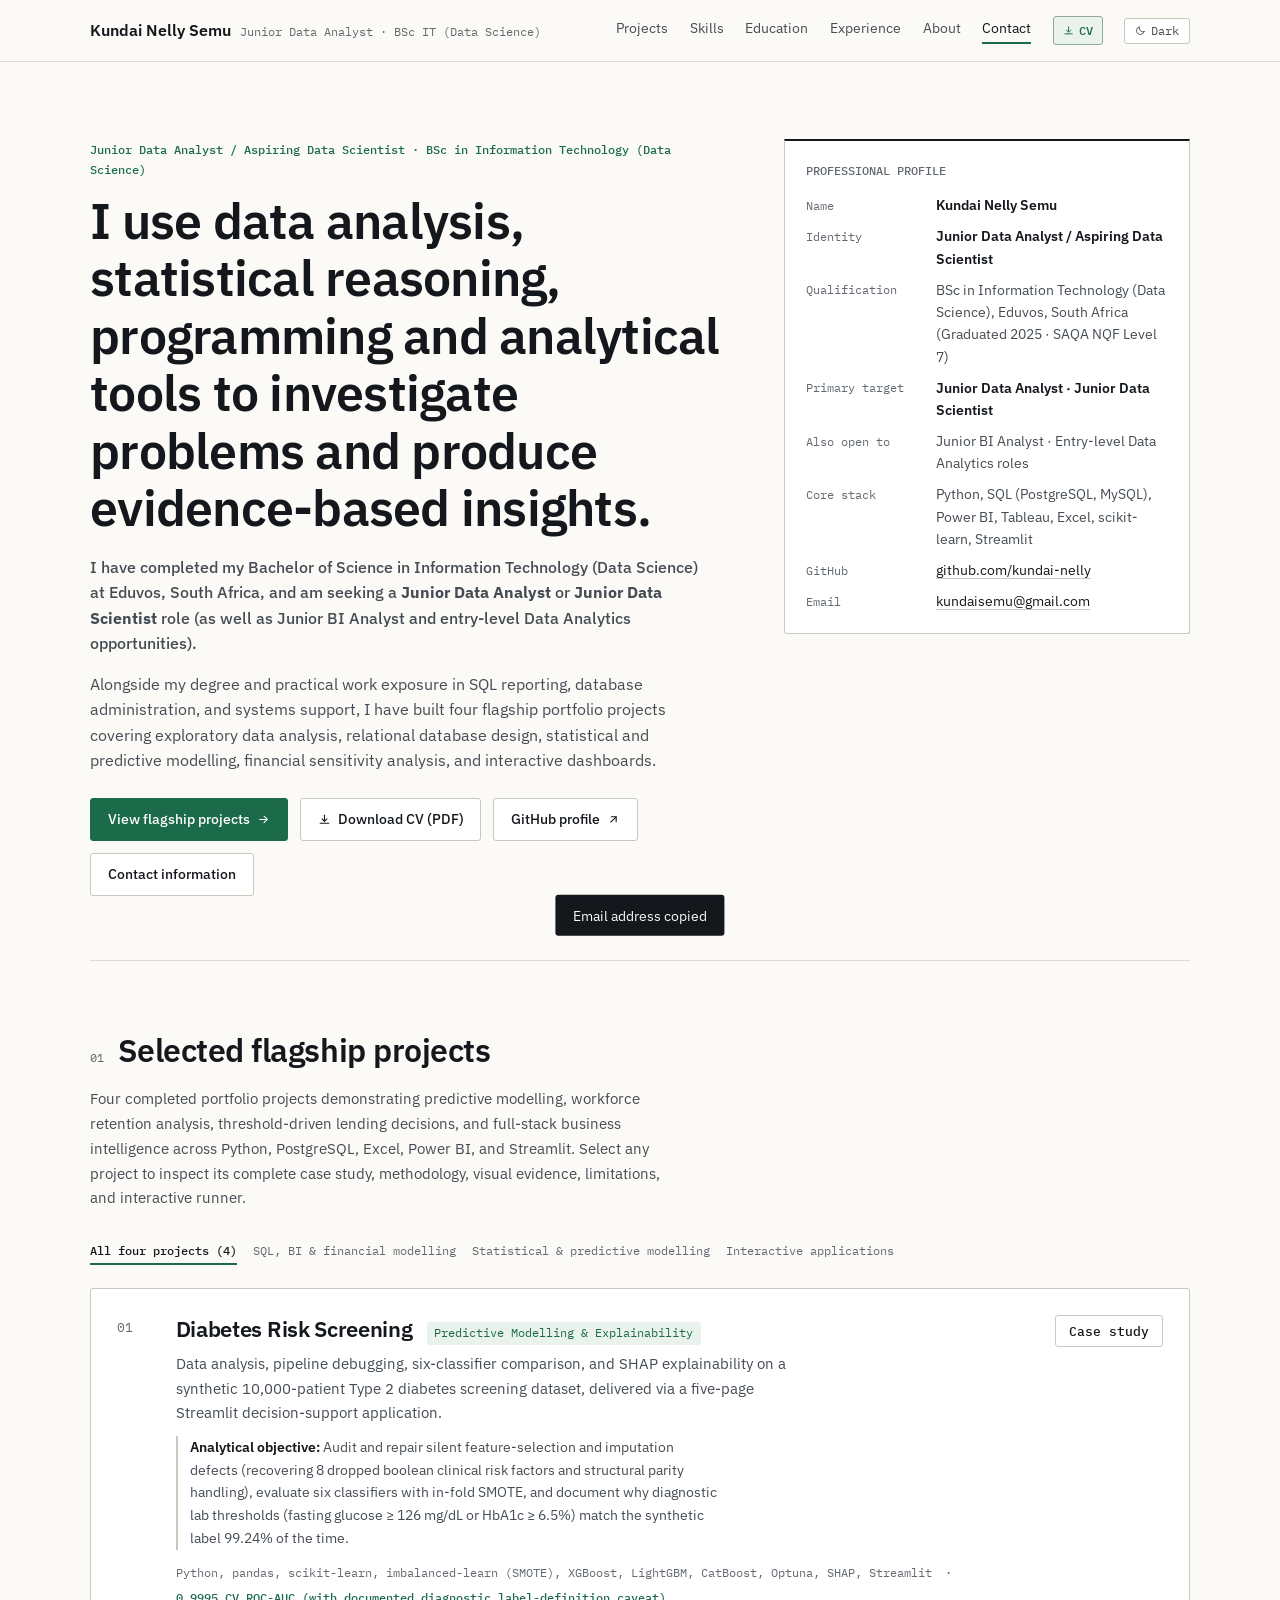
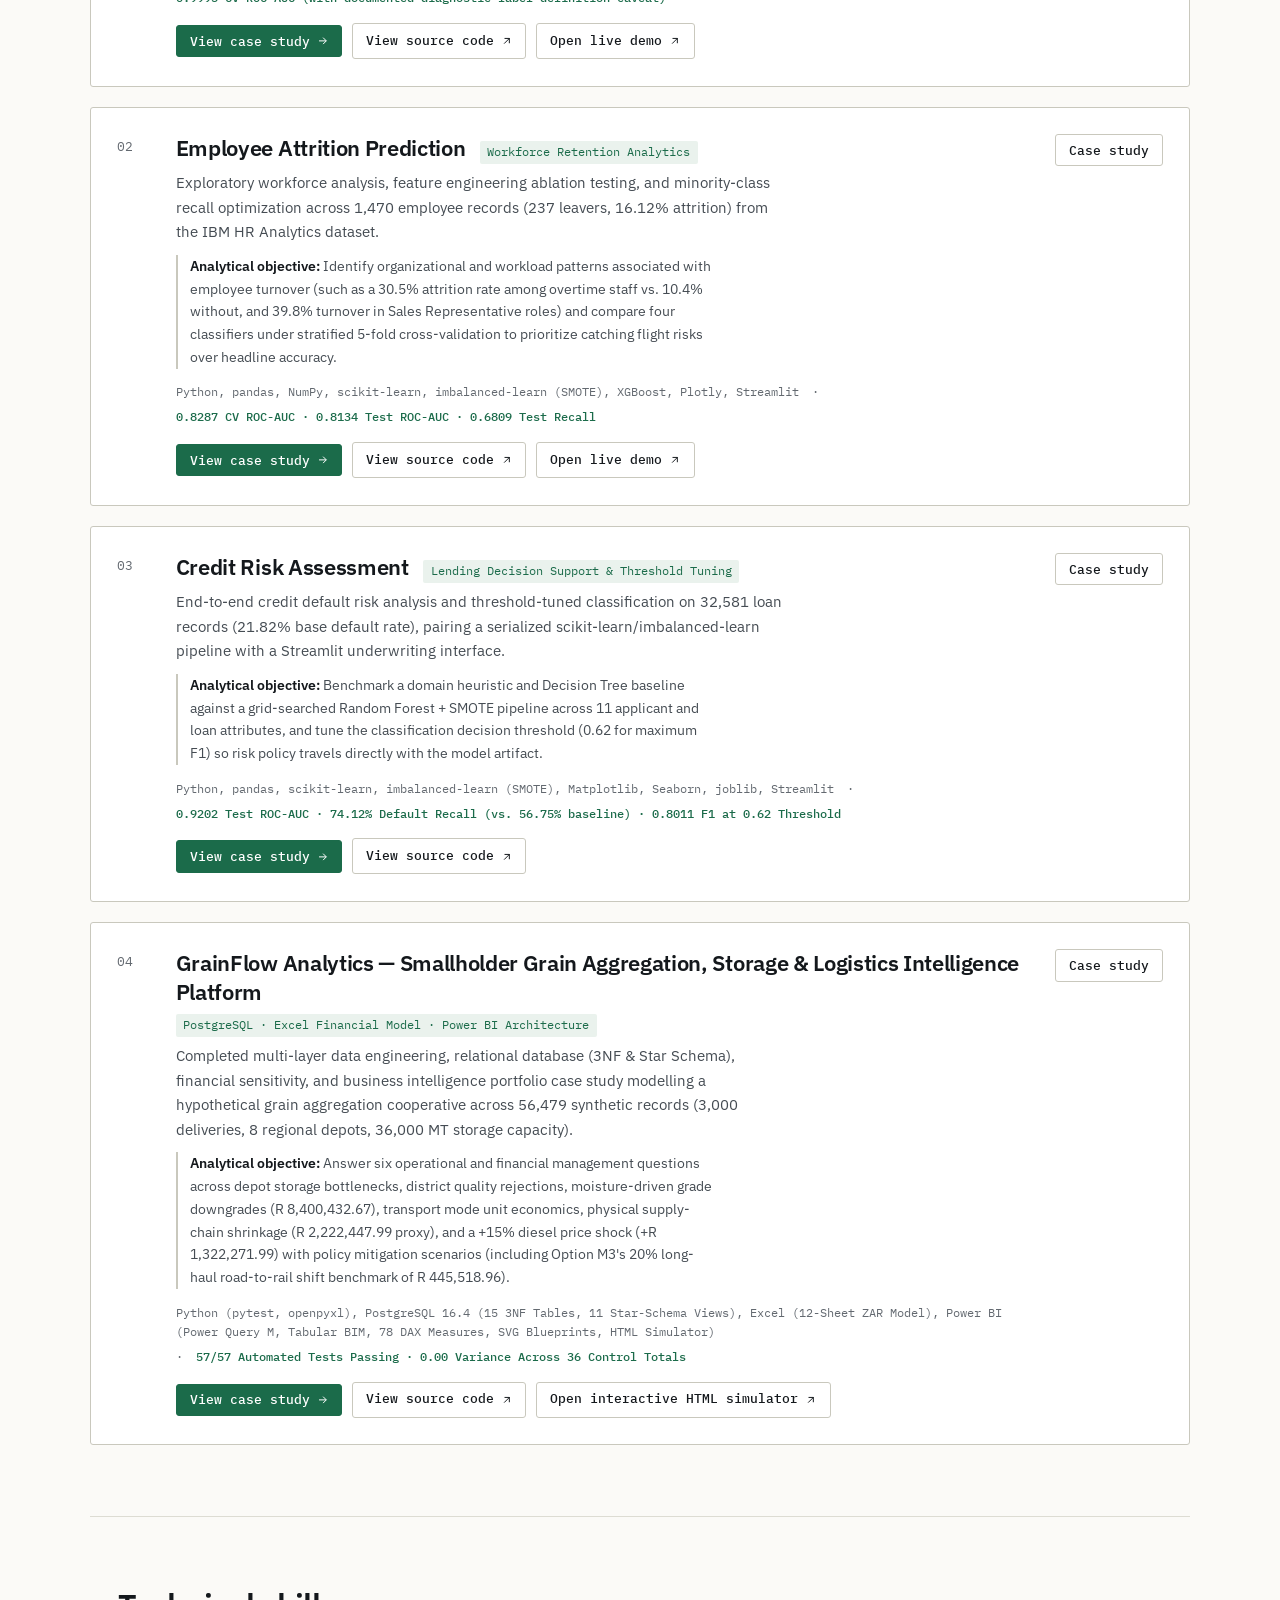
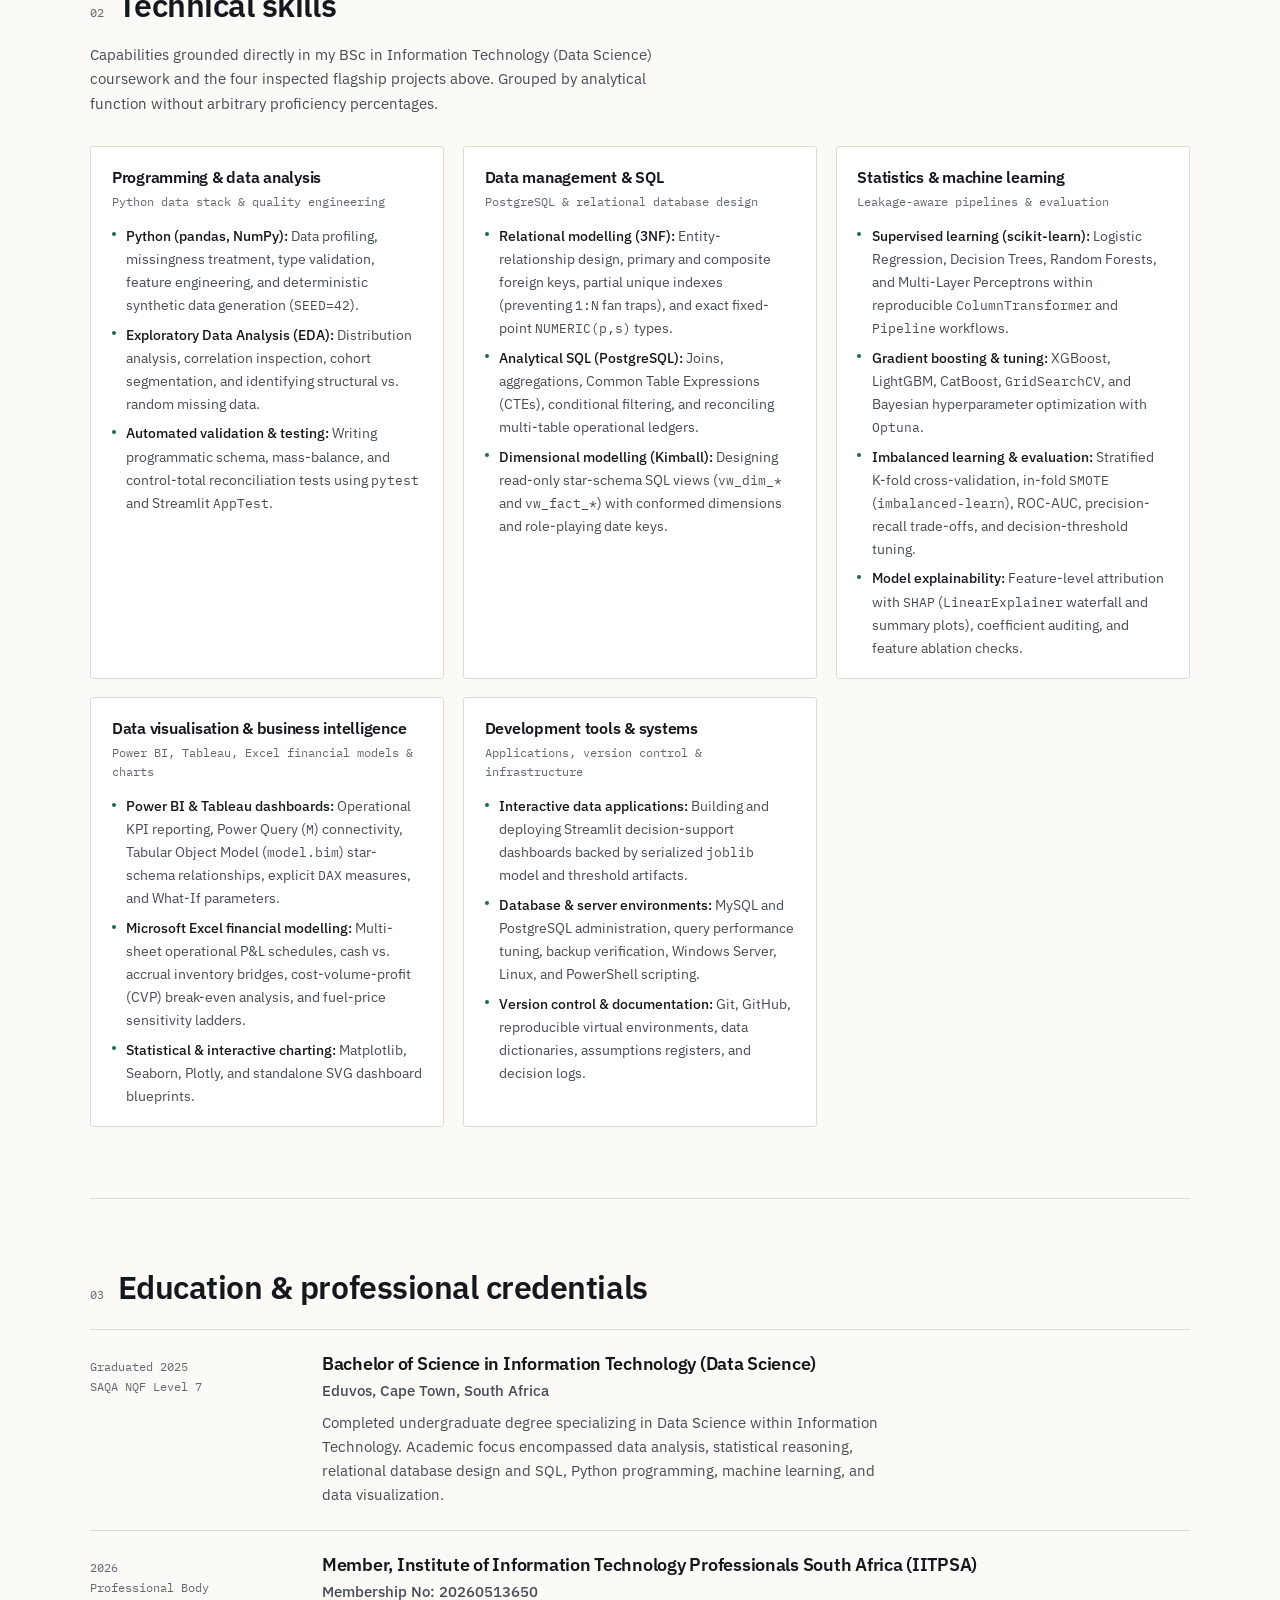
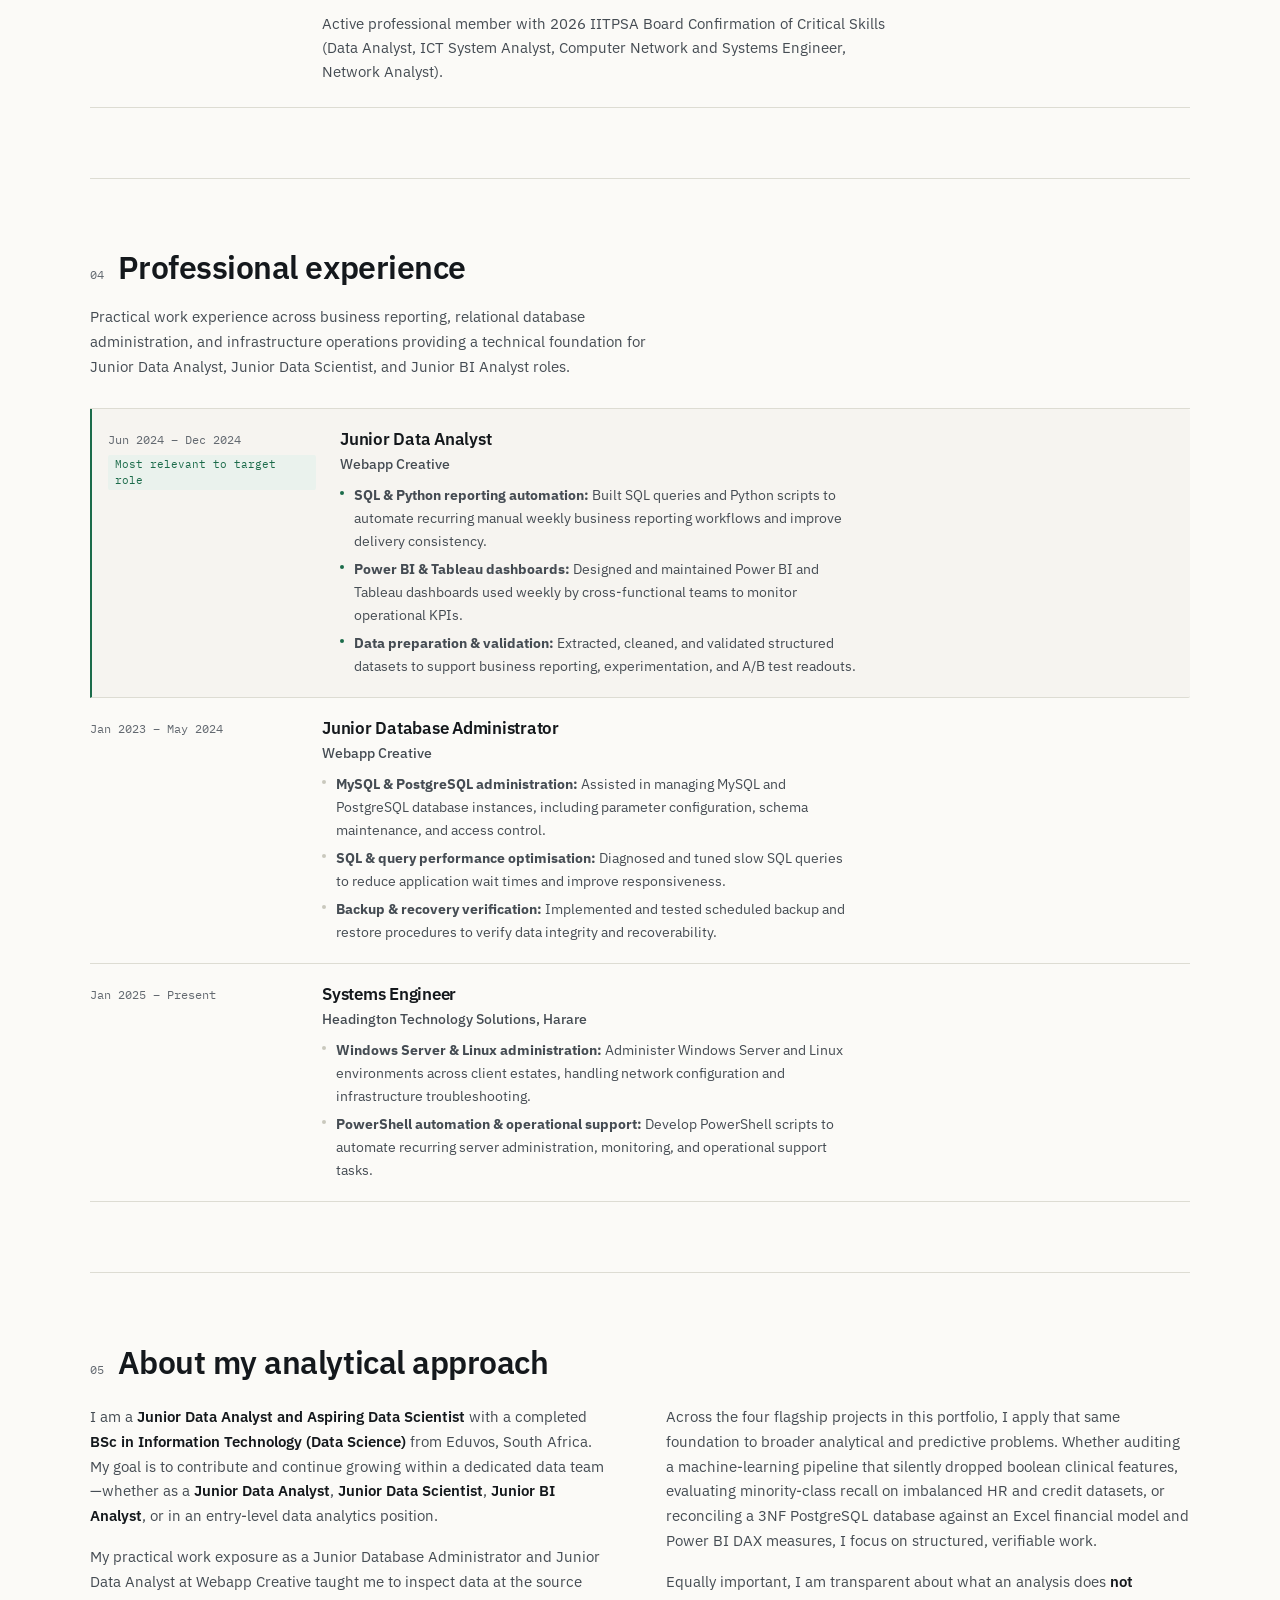
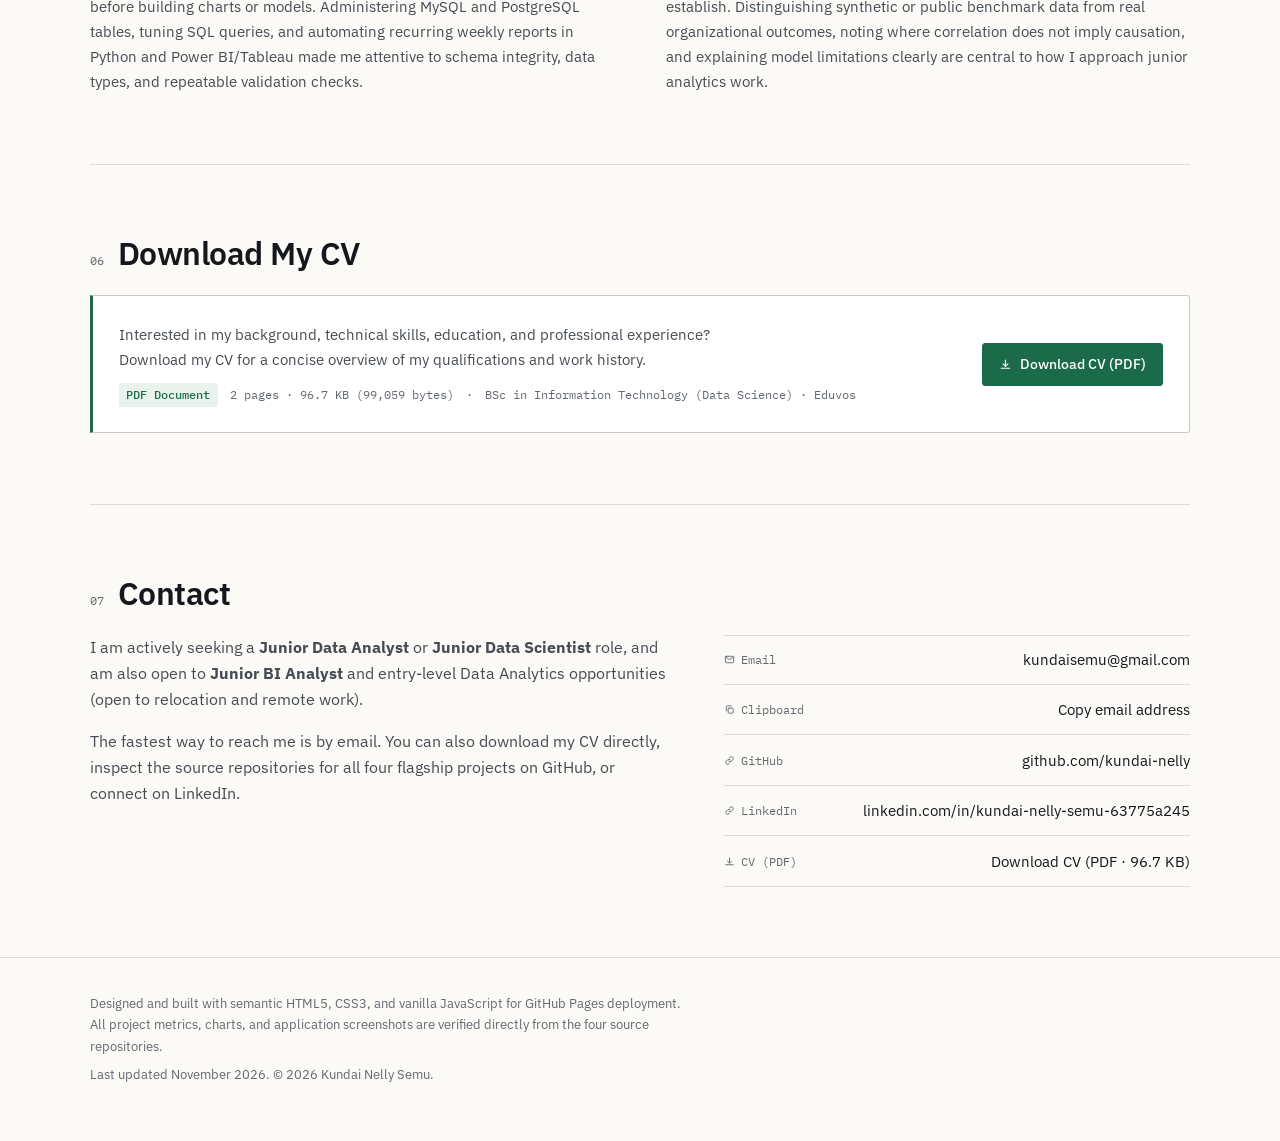
<file: index.html>
<!DOCTYPE html>
<html lang="en" data-theme="light">
<head>
<meta charset="UTF-8" />
<meta name="viewport" content="width=device-width, initial-scale=1.0" />
<title>Kundai Nelly Semu — Junior Data Analyst &amp; Aspiring Data Scientist | BSc IT (Data Science)</title>
<meta name="description" content="Data Analytics and Data Science portfolio of Kundai Nelly Semu, Junior Data Analyst and Aspiring Data Scientist with a completed BSc in Information Technology (Data Science) from Eduvos, South Africa." />

<link rel="canonical" href="https://kundai-nelly.github.io/portfolio/" />
<meta property="og:type" content="website" />
<meta property="og:url" content="https://kundai-nelly.github.io/portfolio/" />
<meta property="og:title" content="Kundai Nelly Semu — Junior Data Analyst &amp; Aspiring Data Scientist" />
<meta property="og:description" content="BSc in Information Technology (Data Science) graduate presenting four flagship data analytics and data science case studies alongside practical experience in SQL, Python, Power BI, and database administration." />
<meta name="twitter:card" content="summary_large_image" />
<meta name="theme-color" content="#FBFAF7" media="(prefers-color-scheme: light)" />
<meta name="theme-color" content="#14181C" media="(prefers-color-scheme: dark)" />

<link rel="icon" href="data:image/svg+xml,%3Csvg xmlns='http://www.w3.org/2000/svg' viewBox='0 0 32 32'%3E%3Crect width='32' height='32' rx='5' fill='%231B6B4A'/%3E%3Ctext x='16' y='21.5' font-family='sans-serif' font-weight='600' font-size='14' fill='%23FBFAF7' text-anchor='middle'%3EKS%3C/text%3E%3C/svg%3E" />

<link rel="preconnect" href="https://fonts.googleapis.com" />
<link rel="preconnect" href="https://fonts.gstatic.com" crossorigin />
<link href="https://fonts.googleapis.com/css2?family=IBM+Plex+Mono:wght@400;500;600&amp;family=IBM+Plex+Sans:wght@400;500;600&amp;display=swap" rel="stylesheet" />

<link rel="stylesheet" href="assets/css/styles.css" />
</head>

<body>

<!-- SVG Icon Sprite (24px grid, 2px stroke, zero emojis) -->
<svg width="0" height="0" aria-hidden="true" focusable="false" style="position:absolute">
  <symbol id="i-arrow-right" viewBox="0 0 24 24" fill="none" stroke="currentColor" stroke-width="2" stroke-linecap="round" stroke-linejoin="round">
    <path d="M5 12h13"/><path d="M13 6l6 6-6 6"/>
  </symbol>
  <symbol id="i-external" viewBox="0 0 24 24" fill="none" stroke="currentColor" stroke-width="2" stroke-linecap="round" stroke-linejoin="round">
    <path d="M7 17L17 7"/><path d="M8 7h9v9"/>
  </symbol>
  <symbol id="i-chevron-left" viewBox="0 0 24 24" fill="none" stroke="currentColor" stroke-width="2" stroke-linecap="round" stroke-linejoin="round">
    <path d="M14.5 5.5L8 12l6.5 6.5"/>
  </symbol>
  <symbol id="i-chevron-right" viewBox="0 0 24 24" fill="none" stroke="currentColor" stroke-width="2" stroke-linecap="round" stroke-linejoin="round">
    <path d="M9.5 5.5L16 12l-6.5 6.5"/>
  </symbol>
  <symbol id="i-close" viewBox="0 0 24 24" fill="none" stroke="currentColor" stroke-width="2" stroke-linecap="round" stroke-linejoin="round">
    <path d="M6 6l12 12"/><path d="M18 6L6 18"/>
  </symbol>
  <symbol id="i-moon" viewBox="0 0 24 24" fill="none" stroke="currentColor" stroke-width="2" stroke-linecap="round" stroke-linejoin="round">
    <path d="M20 14.5A8.5 8.5 0 019.5 4a8.5 8.5 0 1010.5 10.5z"/>
  </symbol>
  <symbol id="i-sun" viewBox="0 0 24 24" fill="none" stroke="currentColor" stroke-width="2" stroke-linecap="round" stroke-linejoin="round">
    <circle cx="12" cy="12" r="4"/>
    <path d="M12 2v2.5M12 19.5V22M2 12h2.5M19.5 12H22M4.9 4.9l1.8 1.8M17.3 17.3l1.8 1.8M19.1 4.9l-1.8 1.8M6.7 17.3l-1.8 1.8"/>
  </symbol>
  <symbol id="i-copy" viewBox="0 0 24 24" fill="none" stroke="currentColor" stroke-width="2" stroke-linecap="round" stroke-linejoin="round">
    <rect x="9" y="9" width="11" height="11" rx="2"/><path d="M5 15V6a2 2 0 012-2h9"/>
  </symbol>
  <symbol id="i-reset" viewBox="0 0 24 24" fill="none" stroke="currentColor" stroke-width="2" stroke-linecap="round" stroke-linejoin="round">
    <path d="M3.5 12a8.5 8.5 0 108.5-8.5A8.4 8.4 0 005.4 6.6"/><path d="M4 3v4h4"/>
  </symbol>
  <symbol id="i-expand" viewBox="0 0 24 24" fill="none" stroke="currentColor" stroke-width="2" stroke-linecap="round" stroke-linejoin="round">
    <path d="M9 4H4v5"/><path d="M15 20h5v-5"/><path d="M4 4l6 6"/><path d="M20 20l-6-6"/>
  </symbol>
  <symbol id="i-mail" viewBox="0 0 24 24" fill="none" stroke="currentColor" stroke-width="2" stroke-linecap="round" stroke-linejoin="round">
    <rect x="3" y="5" width="18" height="14" rx="2"/><path d="M3.5 6.5l8.5 6 8.5-6"/>
  </symbol>
  <symbol id="i-link" viewBox="0 0 24 24" fill="none" stroke="currentColor" stroke-width="2" stroke-linecap="round" stroke-linejoin="round">
    <path d="M10.5 13.5a4 4 0 005.7 0l2.8-2.8a4 4 0 10-5.7-5.7L11.8 6.5"/>
    <path d="M13.5 10.5a4 4 0 00-5.7 0l-2.8 2.8a4 4 0 105.7 5.7l1.4-1.4"/>
  </symbol>
  <symbol id="i-download" viewBox="0 0 24 24" fill="none" stroke="currentColor" stroke-width="2" stroke-linecap="round" stroke-linejoin="round">
    <path d="M12 4v11"/><path d="M7.5 11l4.5 4.5 4.5-4.5"/><path d="M4 19h16"/>
  </symbol>
</svg>

<a class="skip" href="#home">Skip to main content</a>

<header class="top" id="top">
  <div class="page top__in">
    <a class="top__name" href="#home">Kundai Nelly Semu <span>Junior Data Analyst · BSc IT (Data Science)</span></a>
    <nav aria-label="Primary navigation">
      <a href="#work">Projects</a>
      <a href="#skills">Skills</a>
      <a href="#education">Education</a>
      <a href="#experience">Experience</a>
      <a href="#about">About</a>
      <a href="#contact">Contact</a>
      <a class="nav-cv" href="assets/documents/Kundai_Nelly_Semu_CV.pdf" download="Kundai_Nelly_Semu_CV.pdf" aria-label="Download Kundai Nelly Semu's CV as a PDF">
        <svg class="i i--sm" aria-hidden="true"><use href="#i-download"></use></svg>
        <span>CV</span>
      </a>
      <button class="themebtn" id="themeBtn" type="button">
        <svg class="i i--sm" aria-hidden="true"><use href="#i-moon" id="themeUse"></use></svg>
        <span id="themeWord">Dark</span>
      </button>
    </nav>
  </div>
</header>

<main id="home">

  <!-- ============================ A. HERO SECTION ============================ -->
  <section class="intro page" aria-labelledby="heroHeading">
    <div class="intro__grid">
      <div>
        <span class="intro__eyebrow">Junior Data Analyst / Aspiring Data Scientist · BSc in Information Technology (Data Science)</span>
        <h1 id="heroHeading">I use data analysis, statistical reasoning, programming and analytical tools to investigate problems and produce evidence-based insights.</h1>
        <p class="intro__lead">
          I have completed my Bachelor of Science in Information Technology (Data Science) at Eduvos, South Africa, and am seeking a <strong>Junior Data Analyst</strong> or <strong>Junior Data Scientist</strong> role (as well as Junior BI Analyst and entry-level Data Analytics opportunities).
        </p>
        <p>
          Alongside my degree and practical work exposure in SQL reporting, database administration, and systems support, I have built four flagship portfolio projects covering exploratory data analysis, relational database design, statistical and predictive modelling, financial sensitivity analysis, and interactive dashboards.
        </p>
        <div class="intro__actions">
          <a class="btn btn--primary" href="#work">
            View flagship projects
            <svg class="i i--sm" aria-hidden="true"><use href="#i-arrow-right"></use></svg>
          </a>
          <a class="btn" href="assets/documents/Kundai_Nelly_Semu_CV.pdf" download="Kundai_Nelly_Semu_CV.pdf" aria-label="Download Kundai Nelly Semu's CV as a PDF">
            <svg class="i i--sm" aria-hidden="true"><use href="#i-download"></use></svg>
            Download CV (PDF)
          </a>
          <a class="btn" href="https://github.com/kundai-nelly" target="_blank" rel="noopener noreferrer">
            GitHub profile
            <svg class="i i--sm" aria-hidden="true"><use href="#i-external"></use></svg>
          </a>
          <a class="btn" href="#contact">Contact information</a>
        </div>
      </div>

      <aside class="card-facts" aria-label="Professional summary">
        <div class="card-facts__title">PROFESSIONAL PROFILE</div>
        <dl>
          <dt>Name</dt>
          <dd><strong>Kundai Nelly Semu</strong></dd>
          <dt>Identity</dt>
          <dd><strong>Junior Data Analyst / Aspiring Data Scientist</strong></dd>
          <dt>Qualification</dt>
          <dd>BSc in Information Technology (Data Science), Eduvos, South Africa (Graduated 2025 · SAQA NQF Level 7)</dd>
          <dt>Primary target</dt>
          <dd><strong>Junior Data Analyst · Junior Data Scientist</strong></dd>
          <dt>Also open to</dt>
          <dd>Junior BI Analyst · Entry-level Data Analytics roles</dd>
          <dt>Core stack</dt>
          <dd>Python, SQL (PostgreSQL, MySQL), Power BI, Tableau, Excel, scikit-learn, Streamlit</dd>
          <dt>GitHub</dt>
          <dd><a href="https://github.com/kundai-nelly" target="_blank" rel="noopener noreferrer">github.com/kundai-nelly</a></dd>
          <dt>Email</dt>
          <dd><a href="mailto:kundaisemu@gmail.com">kundaisemu@gmail.com</a></dd>
        </dl>
      </aside>
    </div>
  </section>

  <!-- ============================ B. FEATURED PROJECTS ============================ -->
  <section class="sec page" id="work" aria-labelledby="workHeading">
    <div class="sec__head">
      <span class="n">01</span>
      <h2 id="workHeading">Selected flagship projects</h2>
    </div>
    <p class="sec__note">
      Four completed portfolio projects demonstrating predictive modelling, workforce retention analysis, threshold-driven lending decisions, and full-stack business intelligence across Python, PostgreSQL, Excel, Power BI, and Streamlit. Select any project to inspect its complete case study, methodology, visual evidence, limitations, and interactive runner.
    </p>

    <div class="filterbar" id="filters" role="toolbar" aria-label="Filter projects by domain">
      <button class="on" data-f="all" type="button">All four projects (4)</button>
      <button data-f="bi" type="button">SQL, BI &amp; financial modelling</button>
      <button data-f="ml" type="button">Statistical &amp; predictive modelling</button>
      <button data-f="app" type="button">Interactive applications</button>
    </div>

    <div class="projects-grid" id="workList">

      <!-- Project 01: Diabetes Risk Screening -->
      <article class="pcard" data-cat="ml app">
        <div class="pcard__n">01</div>
        <div class="pcard__body">
          <div class="pcard__head">
            <h3>Diabetes Risk Screening</h3>
            <span class="pcard__tag">Predictive Modelling &amp; Explainability</span>
          </div>
          <p class="pcard__desc">
            Data analysis, pipeline debugging, six-classifier comparison, and SHAP explainability on a synthetic 10,000-patient Type 2 diabetes screening dataset, delivered via a five-page Streamlit decision-support application.
          </p>
          <p class="pcard__obj">
            <strong>Analytical objective:</strong> Audit and repair silent feature-selection and imputation defects (recovering 8 dropped boolean clinical risk factors and structural parity handling), evaluate six classifiers with in-fold SMOTE, and document why diagnostic lab thresholds (fasting glucose &ge; 126 mg/dL or HbA1c &ge; 6.5%) match the synthetic label 99.24% of the time.
          </p>
          <div class="pcard__meta">
            <span>Python, pandas, scikit-learn, imbalanced-learn (SMOTE), XGBoost, LightGBM, CatBoost, Optuna, SHAP, Streamlit</span>
            <span>·</span>
            <span><b>0.9995 CV ROC-AUC (with documented diagnostic label-definition caveat)</b></span>
          </div>
          <div class="pcard__links">
            <button class="btn btn--primary btn--sm" data-deep="d-diabetes" type="button">
              View case study
              <svg class="i i--sm" aria-hidden="true"><use href="#i-arrow-right"></use></svg>
            </button>
            <a class="btn btn--sm" href="https://github.com/kundai-nelly/diabetes-risk-model" target="_blank" rel="noopener noreferrer">
              View source code
              <svg class="i i--sm" aria-hidden="true"><use href="#i-external"></use></svg>
            </a>
            <a class="btn btn--sm" href="https://diabetes-risk-model-npibg7jed4gpfc277mjpjs.streamlit.app/" target="_blank" rel="noopener noreferrer" title="Hosted on Streamlit Community Cloud; may take 30-60 seconds to wake if idle.">
              Open live demo
              <svg class="i i--sm" aria-hidden="true"><use href="#i-external"></use></svg>
            </a>
          </div>
        </div>
        <div class="pcard__action">
          <button class="btn btn--sm" data-deep="d-diabetes" type="button">Case study</button>
        </div>
      </article>

      <!-- Project 02: Employee Attrition Prediction -->
      <article class="pcard" data-cat="ml app">
        <div class="pcard__n">02</div>
        <div class="pcard__body">
          <div class="pcard__head">
            <h3>Employee Attrition Prediction</h3>
            <span class="pcard__tag">Workforce Retention Analytics</span>
          </div>
          <p class="pcard__desc">
            Exploratory workforce analysis, feature engineering ablation testing, and minority-class recall optimization across 1,470 employee records (237 leavers, 16.12% attrition) from the IBM HR Analytics dataset.
          </p>
          <p class="pcard__obj">
            <strong>Analytical objective:</strong> Identify organizational and workload patterns associated with employee turnover (such as a 30.5% attrition rate among overtime staff vs. 10.4% without, and 39.8% turnover in Sales Representative roles) and compare four classifiers under stratified 5-fold cross-validation to prioritize catching flight risks over headline accuracy.
          </p>
          <div class="pcard__meta">
            <span>Python, pandas, NumPy, scikit-learn, imbalanced-learn (SMOTE), XGBoost, Plotly, Streamlit</span>
            <span>·</span>
            <span><b>0.8287 CV ROC-AUC · 0.8134 Test ROC-AUC · 0.6809 Test Recall</b></span>
          </div>
          <div class="pcard__links">
            <button class="btn btn--primary btn--sm" data-deep="d-attrition" type="button">
              View case study
              <svg class="i i--sm" aria-hidden="true"><use href="#i-arrow-right"></use></svg>
            </button>
            <a class="btn btn--sm" href="https://github.com/kundai-nelly/attrition-prediction-model" target="_blank" rel="noopener noreferrer">
              View source code
              <svg class="i i--sm" aria-hidden="true"><use href="#i-external"></use></svg>
            </a>
            <a class="btn btn--sm" href="https://attrition-prediction-model-qt44rggygstz7w64ciuape.streamlit.app/" target="_blank" rel="noopener noreferrer" title="Hosted on Streamlit Community Cloud; may take 30-60 seconds to wake if idle.">
              Open live demo
              <svg class="i i--sm" aria-hidden="true"><use href="#i-external"></use></svg>
            </a>
          </div>
        </div>
        <div class="pcard__action">
          <button class="btn btn--sm" data-deep="d-attrition" type="button">Case study</button>
        </div>
      </article>

      <!-- Project 03: Credit Risk Assessment -->
      <article class="pcard" data-cat="ml app">
        <div class="pcard__n">03</div>
        <div class="pcard__body">
          <div class="pcard__head">
            <h3>Credit Risk Assessment</h3>
            <span class="pcard__tag">Lending Decision Support &amp; Threshold Tuning</span>
          </div>
          <p class="pcard__desc">
            End-to-end credit default risk analysis and threshold-tuned classification on 32,581 loan records (21.82% base default rate), pairing a serialized scikit-learn/imbalanced-learn pipeline with a Streamlit underwriting interface.
          </p>
          <p class="pcard__obj">
            <strong>Analytical objective:</strong> Benchmark a domain heuristic and Decision Tree baseline against a grid-searched Random Forest + SMOTE pipeline across 11 applicant and loan attributes, and tune the classification decision threshold (0.62 for maximum F1) so risk policy travels directly with the model artifact.
          </p>
          <div class="pcard__meta">
            <span>Python, pandas, scikit-learn, imbalanced-learn (SMOTE), Matplotlib, Seaborn, joblib, Streamlit</span>
            <span>·</span>
            <span><b>0.9202 Test ROC-AUC · 74.12% Default Recall (vs. 56.75% baseline) · 0.8011 F1 at 0.62 Threshold</b></span>
          </div>
          <div class="pcard__links">
            <button class="btn btn--primary btn--sm" data-deep="d-credit" type="button">
              View case study
              <svg class="i i--sm" aria-hidden="true"><use href="#i-arrow-right"></use></svg>
            </button>
            <a class="btn btn--sm" href="https://github.com/kundai-nelly/credit_risk_assessment_analysis_project" target="_blank" rel="noopener noreferrer">
              View source code
              <svg class="i i--sm" aria-hidden="true"><use href="#i-external"></use></svg>
            </a>
          </div>
        </div>
        <div class="pcard__action">
          <button class="btn btn--sm" data-deep="d-credit" type="button">Case study</button>
        </div>
      </article>

      <!-- Project 04: GrainFlow Analytics -->
      <article class="pcard" data-cat="bi app">
        <div class="pcard__n">04</div>
        <div class="pcard__body">
          <div class="pcard__head">
            <h3>GrainFlow Analytics — Smallholder Grain Aggregation, Storage &amp; Logistics Intelligence Platform</h3>
            <span class="pcard__tag">PostgreSQL · Excel Financial Model · Power BI Architecture</span>
          </div>
          <p class="pcard__desc">
            Completed multi-layer data engineering, relational database (3NF &amp; Star Schema), financial sensitivity, and business intelligence portfolio case study modelling a hypothetical grain aggregation cooperative across 56,479 synthetic records (3,000 deliveries, 8 regional depots, 36,000 MT storage capacity).
          </p>
          <p class="pcard__obj">
            <strong>Analytical objective:</strong> Answer six operational and financial management questions across depot storage bottlenecks, district quality rejections, moisture-driven grade downgrades (R 8,400,432.67), transport mode unit economics, physical supply-chain shrinkage (R 2,222,447.99 proxy), and a +15% diesel price shock (+R 1,322,271.99) with policy mitigation scenarios (including Option M3's 20% long-haul road-to-rail shift benchmark of R 445,518.96).
          </p>
          <div class="pcard__meta">
            <span>Python (pytest, openpyxl), PostgreSQL 16.4 (15 3NF Tables, 11 Star-Schema Views), Excel (12-Sheet ZAR Model), Power BI (Power Query M, Tabular BIM, 78 DAX Measures, SVG Blueprints, HTML Simulator)</span>
            <span>·</span>
            <span><b>57/57 Automated Tests Passing · 0.00 Variance Across 36 Control Totals</b></span>
          </div>
          <div class="pcard__links">
            <button class="btn btn--primary btn--sm" data-deep="d-grainflow" type="button">
              View case study
              <svg class="i i--sm" aria-hidden="true"><use href="#i-arrow-right"></use></svg>
            </button>
            <a class="btn btn--sm" href="https://github.com/kundai-nelly/grainflow-analytics" target="_blank" rel="noopener noreferrer">
              View source code
              <svg class="i i--sm" aria-hidden="true"><use href="#i-external"></use></svg>
            </a>
            <a class="btn btn--sm" href="assets/images/projects/grainflow-analytics/grainflow_dashboard.html" target="_blank" rel="noopener noreferrer">
              Open interactive HTML simulator
              <svg class="i i--sm" aria-hidden="true"><use href="#i-external"></use></svg>
            </a>
          </div>
        </div>
        <div class="pcard__action">
          <button class="btn btn--sm" data-deep="d-grainflow" type="button">Case study</button>
        </div>
      </article>

    </div>
  </section>

  <!-- ============================ C. TECHNICAL SKILLS ============================ -->
  <section class="sec page" id="skills" aria-labelledby="skillsHeading">
    <div class="sec__head">
      <span class="n">02</span>
      <h2 id="skillsHeading">Technical skills</h2>
    </div>
    <p class="sec__note">
      Capabilities grounded directly in my BSc in Information Technology (Data Science) coursework and the four inspected flagship projects above. Grouped by analytical function without arbitrary proficiency percentages.
    </p>

    <div class="skills-grid">
      <div class="skill-box">
        <h3>Programming &amp; data analysis</h3>
        <span class="skill-box__sub">Python data stack &amp; quality engineering</span>
        <ul>
          <li><strong>Python (pandas, NumPy):</strong> Data profiling, missingness treatment, type validation, feature engineering, and deterministic synthetic data generation (<code>SEED=42</code>).</li>
          <li><strong>Exploratory Data Analysis (EDA):</strong> Distribution analysis, correlation inspection, cohort segmentation, and identifying structural vs. random missing data.</li>
          <li><strong>Automated validation &amp; testing:</strong> Writing programmatic schema, mass-balance, and control-total reconciliation tests using <code>pytest</code> and Streamlit <code>AppTest</code>.</li>
        </ul>
      </div>

      <div class="skill-box">
        <h3>Data management &amp; SQL</h3>
        <span class="skill-box__sub">PostgreSQL &amp; relational database design</span>
        <ul>
          <li><strong>Relational modelling (3NF):</strong> Entity-relationship design, primary and composite foreign keys, partial unique indexes (preventing <code>1:N</code> fan traps), and exact fixed-point <code>NUMERIC(p,s)</code> types.</li>
          <li><strong>Analytical SQL (PostgreSQL):</strong> Joins, aggregations, Common Table Expressions (CTEs), conditional filtering, and reconciling multi-table operational ledgers.</li>
          <li><strong>Dimensional modelling (Kimball):</strong> Designing read-only star-schema SQL views (<code>vw_dim_*</code> and <code>vw_fact_*</code>) with conformed dimensions and role-playing date keys.</li>
        </ul>
      </div>

      <div class="skill-box">
        <h3>Statistics &amp; machine learning</h3>
        <span class="skill-box__sub">Leakage-aware pipelines &amp; evaluation</span>
        <ul>
          <li><strong>Supervised learning (scikit-learn):</strong> Logistic Regression, Decision Trees, Random Forests, and Multi-Layer Perceptrons within reproducible <code>ColumnTransformer</code> and <code>Pipeline</code> workflows.</li>
          <li><strong>Gradient boosting &amp; tuning:</strong> XGBoost, LightGBM, CatBoost, <code>GridSearchCV</code>, and Bayesian hyperparameter optimization with <code>Optuna</code>.</li>
          <li><strong>Imbalanced learning &amp; evaluation:</strong> Stratified K-fold cross-validation, in-fold <code>SMOTE</code> (<code>imbalanced-learn</code>), ROC-AUC, precision-recall trade-offs, and decision-threshold tuning.</li>
          <li><strong>Model explainability:</strong> Feature-level attribution with <code>SHAP</code> (<code>LinearExplainer</code> waterfall and summary plots), coefficient auditing, and feature ablation checks.</li>
        </ul>
      </div>

      <div class="skill-box">
        <h3>Data visualisation &amp; business intelligence</h3>
        <span class="skill-box__sub">Power BI, Tableau, Excel financial models &amp; charts</span>
        <ul>
          <li><strong>Power BI &amp; Tableau dashboards:</strong> Operational KPI reporting, Power Query (<code>M</code>) connectivity, Tabular Object Model (<code>model.bim</code>) star-schema relationships, explicit <code>DAX</code> measures, and What-If parameters.</li>
          <li><strong>Microsoft Excel financial modelling:</strong> Multi-sheet operational P&amp;L schedules, cash vs. accrual inventory bridges, cost-volume-profit (CVP) break-even analysis, and fuel-price sensitivity ladders.</li>
          <li><strong>Statistical &amp; interactive charting:</strong> Matplotlib, Seaborn, Plotly, and standalone SVG dashboard blueprints.</li>
        </ul>
      </div>

      <div class="skill-box">
        <h3>Development tools &amp; systems</h3>
        <span class="skill-box__sub">Applications, version control &amp; infrastructure</span>
        <ul>
          <li><strong>Interactive data applications:</strong> Building and deploying Streamlit decision-support dashboards backed by serialized <code>joblib</code> model and threshold artifacts.</li>
          <li><strong>Database &amp; server environments:</strong> MySQL and PostgreSQL administration, query performance tuning, backup verification, Windows Server, Linux, and PowerShell scripting.</li>
          <li><strong>Version control &amp; documentation:</strong> Git, GitHub, reproducible virtual environments, data dictionaries, assumptions registers, and decision logs.</li>
        </ul>
      </div>
    </div>
  </section>

  <!-- ============================ D. EDUCATION & CREDENTIALS ============================ -->
  <section class="sec page" id="education" aria-labelledby="eduHeading">
    <div class="sec__head">
      <span class="n">03</span>
      <h2 id="eduHeading">Education &amp; professional credentials</h2>
    </div>

    <div class="edu-list">
      <div class="edu-item">
        <div class="edu__meta">Graduated 2025<br />SAQA NQF Level 7</div>
        <div class="edu__body">
          <h3>Bachelor of Science in Information Technology (Data Science)</h3>
          <p class="edu__inst">Eduvos, Cape Town, South Africa</p>
          <p class="edu__desc">
            Completed undergraduate degree specializing in Data Science within Information Technology. Academic focus encompassed data analysis, statistical reasoning, relational database design and SQL, Python programming, machine learning, and data visualization.
          </p>
        </div>
      </div>

      <div class="edu-item">
        <div class="edu__meta">2026<br />Professional Body</div>
        <div class="edu__body">
          <h3>Member, Institute of Information Technology Professionals South Africa (IITPSA)</h3>
          <p class="edu__inst">Membership No: 20260513650</p>
          <p class="edu__desc">
            Active professional member with 2026 IITPSA Board Confirmation of Critical Skills (Data Analyst, ICT System Analyst, Computer Network and Systems Engineer, Network Analyst).
          </p>
        </div>
      </div>
    </div>
  </section>

  <!-- ============================ E. PROFESSIONAL EXPERIENCE ============================ -->
  <section class="sec page" id="experience" aria-labelledby="expHeading">
    <div class="sec__head">
      <span class="n">04</span>
      <h2 id="expHeading">Professional experience</h2>
    </div>
    <p class="sec__note">
      Practical work experience across business reporting, relational database administration, and infrastructure operations providing a technical foundation for Junior Data Analyst, Junior Data Scientist, and Junior BI Analyst roles.
    </p>

    <div class="exp-list">
      <div class="exp-item exp-item--primary">
        <div class="exp__meta">
          Jun 2024 – Dec 2024
          <div><span class="exp__badge">Most relevant to target role</span></div>
        </div>
        <div class="exp__body">
          <h3>Junior Data Analyst</h3>
          <p class="exp__org">Webapp Creative</p>
          <ul class="exp__bullets">
            <li><strong>SQL &amp; Python reporting automation:</strong> Built SQL queries and Python scripts to automate recurring manual weekly business reporting workflows and improve delivery consistency.</li>
            <li><strong>Power BI &amp; Tableau dashboards:</strong> Designed and maintained Power BI and Tableau dashboards used weekly by cross-functional teams to monitor operational KPIs.</li>
            <li><strong>Data preparation &amp; validation:</strong> Extracted, cleaned, and validated structured datasets to support business reporting, experimentation, and A/B test readouts.</li>
          </ul>
        </div>
      </div>

      <div class="exp-item">
        <div class="exp__meta">Jan 2023 – May 2024</div>
        <div class="exp__body">
          <h3>Junior Database Administrator</h3>
          <p class="exp__org">Webapp Creative</p>
          <ul class="exp__bullets">
            <li><strong>MySQL &amp; PostgreSQL administration:</strong> Assisted in managing MySQL and PostgreSQL database instances, including parameter configuration, schema maintenance, and access control.</li>
            <li><strong>SQL &amp; query performance optimisation:</strong> Diagnosed and tuned slow SQL queries to reduce application wait times and improve responsiveness.</li>
            <li><strong>Backup &amp; recovery verification:</strong> Implemented and tested scheduled backup and restore procedures to verify data integrity and recoverability.</li>
          </ul>
        </div>
      </div>

      <div class="exp-item">
        <div class="exp__meta">Jan 2025 – Present</div>
        <div class="exp__body">
          <h3>Systems Engineer</h3>
          <p class="exp__org">Headington Technology Solutions, Harare</p>
          <ul class="exp__bullets">
            <li><strong>Windows Server &amp; Linux administration:</strong> Administer Windows Server and Linux environments across client estates, handling network configuration and infrastructure troubleshooting.</li>
            <li><strong>PowerShell automation &amp; operational support:</strong> Develop PowerShell scripts to automate recurring server administration, monitoring, and operational support tasks.</li>
          </ul>
        </div>
      </div>
    </div>
  </section>

  <!-- ============================ F. ABOUT SECTION ============================ -->
  <section class="sec page" id="about" aria-labelledby="aboutHeading">
    <div class="sec__head">
      <span class="n">05</span>
      <h2 id="aboutHeading">About my analytical approach</h2>
    </div>
    <div class="cols">
      <div>
        <p>
          I am a <strong>Junior Data Analyst and Aspiring Data Scientist</strong> with a completed <strong>BSc in Information Technology (Data Science)</strong> from Eduvos, South Africa. My goal is to contribute and continue growing within a dedicated data team—whether as a <strong>Junior Data Analyst</strong>, <strong>Junior Data Scientist</strong>, <strong>Junior BI Analyst</strong>, or in an entry-level data analytics position.
        </p>
        <p>
          My practical work exposure as a Junior Database Administrator and Junior Data Analyst at Webapp Creative taught me to inspect data at the source before building charts or models. Administering MySQL and PostgreSQL tables, tuning SQL queries, and automating recurring weekly reports in Python and Power BI/Tableau made me attentive to schema integrity, data types, and repeatable validation checks.
        </p>
      </div>
      <div>
        <p>
          Across the four flagship projects in this portfolio, I apply that same foundation to broader analytical and predictive problems. Whether auditing a machine-learning pipeline that silently dropped boolean clinical features, evaluating minority-class recall on imbalanced HR and credit datasets, or reconciling a 3NF PostgreSQL database against an Excel financial model and Power BI DAX measures, I focus on structured, verifiable work.
        </p>
        <p>
          Equally important, I am transparent about what an analysis does <strong>not</strong> establish. Distinguishing synthetic or public benchmark data from real organizational outcomes, noting where correlation does not imply causation, and explaining model limitations clearly are central to how I approach junior analytics work.
        </p>
      </div>
    </div>
  </section>

  <!-- ============================ G. DEDICATED CV DOWNLOAD SECTION ============================ -->
  <section class="sec page" id="cv" aria-labelledby="cvHeading">
    <div class="sec__head">
      <span class="n">06</span>
      <h2 id="cvHeading">Download My CV</h2>
    </div>
    <div class="cv-banner">
      <div class="cv-banner__body">
        <p class="cv-banner__text">
          Interested in my background, technical skills, education, and professional experience? Download my CV for a concise overview of my qualifications and work history.
        </p>
        <div class="cv-banner__meta">
          <span class="cv-badge">PDF Document</span>
          <span>2 pages · 96.7 KB (99,059 bytes)</span>
          <span>·</span>
          <span>BSc in Information Technology (Data Science) · Eduvos</span>
        </div>
      </div>
      <div class="cv-banner__action">
        <a class="btn btn--primary" href="assets/documents/Kundai_Nelly_Semu_CV.pdf" download="Kundai_Nelly_Semu_CV.pdf" aria-label="Download Kundai Nelly Semu's CV as a PDF">
          <svg class="i i--sm" aria-hidden="true"><use href="#i-download"></use></svg>
          Download CV (PDF)
        </a>
      </div>
    </div>
  </section>

  <!-- ============================ H. CONTACT SECTION ============================ -->
  <section class="sec page" id="contact" aria-labelledby="contactHeading">
    <div class="sec__head">
      <span class="n">07</span>
      <h2 id="contactHeading">Contact</h2>
    </div>
    <div class="contact__grid">
      <div>
        <p class="dim measure">
          I am actively seeking a <strong>Junior Data Analyst</strong> or <strong>Junior Data Scientist</strong> role, and am also open to <strong>Junior BI Analyst</strong> and entry-level Data Analytics opportunities (open to relocation and remote work).
        </p>
        <p class="dim measure">
          The fastest way to reach me is by email. You can also download my CV directly, inspect the source repositories for all four flagship projects on GitHub, or connect on LinkedIn.
        </p>
      </div>
      <div class="lines">
        <a href="mailto:kundaisemu@gmail.com?subject=Junior%20Data%20Analyst%20/%20Junior%20Data%20Scientist%20Opportunity">
          <span><svg class="i i--sm" aria-hidden="true"><use href="#i-mail"></use></svg> Email</span>
          kundaisemu@gmail.com
        </a>
        <button type="button" id="copyBtn">
          <span><svg class="i i--sm" aria-hidden="true"><use href="#i-copy"></use></svg> Clipboard</span>
          Copy email address
        </button>
        <a href="https://github.com/kundai-nelly" target="_blank" rel="noopener noreferrer">
          <span><svg class="i i--sm" aria-hidden="true"><use href="#i-link"></use></svg> GitHub</span>
          github.com/kundai-nelly
        </a>
        <a href="https://www.linkedin.com/in/kundai-nelly-semu-63775a245/" target="_blank" rel="noopener noreferrer">
          <span><svg class="i i--sm" aria-hidden="true"><use href="#i-link"></use></svg> LinkedIn</span>
          linkedin.com/in/kundai-nelly-semu-63775a245
        </a>
        <a href="assets/documents/Kundai_Nelly_Semu_CV.pdf" download="Kundai_Nelly_Semu_CV.pdf" aria-label="Download Kundai Nelly Semu's CV as a PDF">
          <span><svg class="i i--sm" aria-hidden="true"><use href="#i-download"></use></svg> CV (PDF)</span>
          Download CV (PDF · 96.7 KB)
        </a>
      </div>
    </div>
  </section>

</main>

<footer class="colophon">
  <div class="page">
    <p>
      Designed and built with semantic HTML5, CSS3, and vanilla JavaScript for GitHub Pages deployment. All project metrics, charts, and application screenshots are verified directly from the four source repositories.
    </p>
    <p>
      Last updated <span id="updated">November 2026</span>. &copy; <span id="yr">2026</span> Kundai Nelly Semu.
    </p>
  </div>
</footer>

<div class="toast" id="toast" role="status" aria-live="polite">Email address copied</div>

<!-- ================================================================
     7.2 DETAILED PROJECT CASE STUDIES (MODAL SHEET)
     ================================================================ -->
<div class="veil" id="veil" role="presentation" aria-hidden="true">
  <div class="sheet" role="dialog" aria-modal="true" aria-labelledby="sheetLabel" id="sheet">

    <div class="sheet__nav">
      <span class="t" id="sheetLabel">Case Study</span>
      <button id="prevBtn" type="button" aria-label="Previous project case study" title="Previous project">
        <svg class="i" aria-hidden="true"><use href="#i-chevron-left"></use></svg>
      </button>
      <button id="nextBtn" type="button" aria-label="Next project case study" title="Next project">
        <svg class="i" aria-hidden="true"><use href="#i-chevron-right"></use></svg>
      </button>
      <button id="closeBtn" type="button" aria-label="Close case study" title="Close">
        <svg class="i" aria-hidden="true"><use href="#i-close"></use></svg>
      </button>
    </div>

    <div class="sheet__body" id="sheetBody">

      <!-- ============================================================
           CASE STUDY 01 — DIABETES RISK SCREENING
           ============================================================ -->
      <section class="deep" id="d-diabetes" hidden>
        <div class="deep__top">
          <p class="deep__kick">Case Study 01 &nbsp;·&nbsp; <b>Predictive Modelling, Pipeline Auditing &amp; SHAP Explainability</b> &nbsp;·&nbsp; Completed Portfolio Project</p>
          <h2>Diabetes Risk Screening — Predictive Modelling &amp; Pipeline Audit on 10,000 Synthetic Patient Records</h2>
          <p>
            An end-to-end data analysis, pipeline debugging, and explainable classification case study built on a synthetic 10,000-patient Type 2 diabetes dataset, delivered with a five-page Streamlit decision-support application. This project is an educational and portfolio screening study on synthetic data, not a clinically validated diagnostic tool or medical device.
          </p>
          <div class="deep__links">
            <a class="btn btn--primary btn--sm" href="https://github.com/kundai-nelly/diabetes-risk-model" target="_blank" rel="noopener noreferrer">
              View source code (GitHub)
              <svg class="i i--sm" aria-hidden="true"><use href="#i-external"></use></svg>
            </a>
            <a class="btn btn--sm" href="https://diabetes-risk-model-npibg7jed4gpfc277mjpjs.streamlit.app/" target="_blank" rel="noopener noreferrer">
              Open live Streamlit demo (may take 30–60s to wake)
              <svg class="i i--sm" aria-hidden="true"><use href="#i-external"></use></svg>
            </a>
          </div>
        </div>

        <div class="facts">
          <div><b>10,000</b><small>Synthetic patient records</small></div>
          <div><b>74.6%</b><small>Diabetic class share (majority)</small></div>
          <div><b>6 Models</b><small>5-fold Stratified CV + SMOTE</small></div>
          <div><b>0.9995</b><small>Shipped Logistic Regression AUC</small></div>
        </div>

        <div class="deep__body-in">

          <div class="cs-grid">
            <div class="cs-box">
              <h3>1. Project overview &amp; problem context</h3>
              <p>
                Predictive screening models in healthcare frequently appear to achieve near-perfect accuracy in notebooks while concealing silent data-pipeline defects, post-diagnosis target leakage, or train/serve feature mismatches. This project investigates a 10,000-row synthetic African Type 2 diabetes dataset (<code>diabetes_t2dm_africa_extra_large_10000.csv</code>), audits and repairs five pipeline defects in the baseline workflow, compares six classifiers, and provides feature-level SHAP explanations in a Streamlit interface.
              </p>
            </div>
            <div class="cs-box">
              <h3>2. Objectives &amp; technology stack</h3>
              <ul>
                <li>Eliminate post-diagnosis complication columns and audit preprocessing so all 22 pre-diagnosis clinical inputs and 4 engineered ratios reach the fitted model.</li>
                <li>Compare six classifiers under 5-fold stratified cross-validation with in-fold SMOTE and evaluate SHAP explainability speed and fidelity.</li>
                <li><strong>Stack:</strong> Python, pandas, NumPy, scikit-learn, imbalanced-learn (SMOTE), XGBoost, LightGBM, CatBoost, Optuna, SHAP, Matplotlib, Seaborn, Streamlit.</li>
              </ul>
            </div>
          </div>

          <div class="part">
            <h3>3. Dataset structure, missingness &amp; diagnostic label constraints</h3>
            <p>
              The source dataset contains 10,000 synthetic patient rows with demographic attributes, pregnancy history, boolean clinical risk factors, laboratory measurements, and 16 post-diagnosis outcome or complication columns (such as <code>diagnosed</code>, <code>years_since_diagnosis</code>, <code>on_medication</code>, <code>retinopathy</code>, <code>nephropathy</code>, and <code>diabetic_foot_ulcer</code>). In this dataset, <strong>74.6% of records are labeled diabetic</strong> (the majority class), while Normal and Prediabetes rows form the 25.4% minority class.
            </p>
            <ul class="bullet-list">
              <li><strong>Removing post-diagnosis leakage:</strong> All 16 post-diagnosis and complication fields plus <code>patient_id</code> are dropped immediately on load so the model only sees pre-diagnosis screening variables.</li>
              <li><strong>Biologically implausible zeros vs. structural nulls:</strong> Zero values recorded in seven laboratory fields (<code>fasting_glucose_mg_dl</code>, <code>hba1c_percent</code>, <code>total_cholesterol_mg_dl</code>, <code>ldl_mg_dl</code>, <code>hdl_mg_dl</code>, <code>triglycerides_mg_dl</code>, <code>creatinine_mg_dl</code>) are converted to <code>NaN</code> for median imputation inside the pipeline. By contrast, <code>parity</code> is recorded only for the 1.4% of patients who are currently pregnant; its 98.6% null rate is structural, so non-applicable rows are explicitly set to <code>0</code> rather than imputed from the pregnant subgroup median.</li>
              <li><strong>Critical label-construction finding:</strong> A single threshold check on the two diagnostic blood tests included among the features—<code>fasting_glucose_mg_dl &ge; 126</code> OR <code>hba1c_percent &ge; 6.5</code> (the standard WHO/ADA diagnostic cutoffs)—matches the dataset's target label <strong>99.24%</strong> of the time.</li>
            </ul>
            <div class="figs2">
              <figure class="fig">
                <p class="fig__label">Class balance &amp; structural vs. survey missingness</p>
                <img loading="lazy" decoding="async" src="assets/images/projects/diabetes-risk-screening/missingness-analysis.png" alt="Bar chart comparing survey missingness in education against 98.6 percent structural non-applicability in pregnancy parity" />
                <figcaption>
                  <b>Structural vs. ordinary missingness:</b> <code>parity</code> is null for 98.6% of records because those patients are not currently pregnant. Median-imputing across the full column previously fabricated two prior pregnancies for every male patient.
                </figcaption>
              </figure>
              <figure class="fig">
                <p class="fig__label">Diagnostic lab distributions against target label (99.24% rule match)</p>
                <img loading="lazy" decoding="async" src="assets/images/projects/diabetes-risk-screening/diagnostic-threshold-leakage.png" alt="Histograms of fasting glucose and HbA1c showing sharp separation at 126 mg/dL and 6.5 percent diagnostic thresholds" />
                <figcaption>
                  <b>Label definition transparency:</b> Fasting glucose (126 mg/dL dashed line) and HbA1c (6.5% dashed line) directly define the synthetic target label in 99.24% of rows.
                </figcaption>
              </figure>
            </div>
          </div>

          <div class="part">
            <h3>4. Technical implementation &amp; five pipeline bugs resolved</h3>
            <p>
              Inspecting and re-executing the baseline codebase revealed five silent bugs that compromised feature integrity and train/serve consistency. Each was verified and fixed in <code>train_model.py</code> and <code>app.py</code>:
            </p>
            <ul class="bullet-list">
              <li><strong>Silent exclusion of 8 boolean risk factors:</strong> The baseline split features using <code>select_dtypes(include=np.number)</code> and <code>select_dtypes(include=["object","category"])</code>. Because <code>pandas.bool</code> matches neither selector and <code>ColumnTransformer</code> defaults to <code>remainder="drop"</code>, eight clinical boolean fields (<code>is_pregnant</code>, <code>family_history_diabetes</code>, <code>previous_gdm</code>, <code>physically_active</code>, <code>has_hypertension</code>, <code>previous_macrosomia</code>, <code>pcos</code>, <code>hiv_positive</code>) were silently dropped from every model while still being requested in the Streamlit UI. Fixed by casting all eight to integer and listing <code>NUMERIC_FEATURES</code> explicitly.</li>
              <li><strong>Structural parity imputation:</strong> Replaced whole-column median imputation on <code>parity</code> with explicit <code>fillna(0)</code> for non-pregnant patients.</li>
              <li><strong>No-op Optuna hyperparameter search:</strong> The baseline called <code>cross_validate(..., scoring="roc_auc")</code> (which outputs <code>test_score</code>) but read <code>scores["test_roc_auc"]</code> inside a bare <code>except Exception: return 0.0</code> block, causing all trials to tie at 0.0. Fixed by passing <code>scoring={"roc_auc": "roc_auc"}</code>.</li>
              <li><strong>UI category mismatch with OneHotEncoder:</strong> Fixed Streamlit selectboxes for <code>education</code> (<code>Primary</code>, <code>Secondary</code>, <code>Higher</code>) and <code>bmi_category</code> (<code>Normal</code>, <code>Overweight</code>, <code>Obese I</code>, <code>Obese II+</code>) to match the exact training schema rather than sending unknown strings that encoded to all-zeros.</li>
              <li><strong>Operator-precedence bug in engineered renal risk:</strong> Fixed <code>creatinine * (1 if hypertension=="Yes" else 0 + 1)</code> (which always multiplied by 1 because <code>+</code> binds tighter than the ternary expression) to <code>creatinine_mg_dl * (has_hypertension + 1)</code> across both training and inference.</li>
            </ul>
          </div>

          <div class="part">
            <h3>5. Results, model comparison &amp; explainability</h3>
            <p>
              Six candidate classifiers were evaluated under 5-fold stratified cross-validation (`StratifiedKFold(n_splits=5, shuffle=True, random_state=42)`) using an <code>imblearn.Pipeline</code> that applies median/mode imputation, <code>RobustScaler</code>, <code>OneHotEncoder(drop="first")</code>, and <code>SMOTE(random_state=42)</code> strictly inside each training fold:
            </p>
            <div class="table-wrap">
              <table class="res">
                <thead>
                  <tr><th>Candidate Model</th><th>CV Accuracy</th><th>CV Precision</th><th>CV Recall</th><th>CV F1</th><th>CV ROC-AUC</th></tr>
                </thead>
                <tbody>
                  <tr><td>CatBoost</td><td>0.9964</td><td>0.9999</td><td>0.9953</td><td>0.9976</td><td>0.9998</td></tr>
                  <tr><td>XGBoost (Optuna-tuned: 0.99982)</td><td>0.9964</td><td>0.9993</td><td>0.9958</td><td>0.9976</td><td>0.9998</td></tr>
                  <tr><td>Random Forest</td><td>0.9968</td><td>0.9999</td><td>0.9958</td><td>0.9979</td><td>0.9997</td></tr>
                  <tr><td>LightGBM</td><td>0.9960</td><td>0.9995</td><td>0.9952</td><td>0.9973</td><td>0.9997</td></tr>
                  <tr><td>MLP Neural Network (64, 32)</td><td>0.9912</td><td>0.9957</td><td>0.9925</td><td>0.9941</td><td>0.9996</td></tr>
                  <tr class="mark"><td>Logistic Regression (Selected &amp; Shipped)</td><td>0.9902</td><td>0.9974</td><td>0.9894</td><td>0.9934</td><td>0.9995</td></tr>
                </tbody>
              </table>
            </div>
            <p>
              All six classifiers score within <code>0.0003</code> ROC-AUC of one another because each model recovers the underlying glycemic threshold rule. <strong>Logistic Regression was selected as the shipped artifact</strong> (<code>diabetes_production_model.pkl</code>) because its standardized coefficients are directly auditable and <code>shap.LinearExplainer</code> computes exact SHAP values analytically in milliseconds for interactive what-if analysis.
            </p>
            <div class="figs2">
              <figure class="fig">
                <p class="fig__label">5-fold cross-validated ROC-AUC across six classifiers</p>
                <img loading="lazy" decoding="async" src="assets/images/projects/diabetes-risk-screening/model-performance.png" alt="Horizontal bar chart comparing 5-fold CV ROC-AUC for CatBoost, XGBoost, Random Forest, LightGBM, MLP, and Logistic Regression, all between 0.9995 and 0.9998" />
                <figcaption>
                  <b>Model comparison:</b> When six structurally distinct classifiers tie between 0.9995 and 0.9998 ROC-AUC, interpretability and exact SHAP computation outweigh a 0.0003 leaderboard difference.
                </figcaption>
              </figure>
              <figure class="fig">
                <p class="fig__label">Global SHAP summary plot &amp; feature attribution</p>
                <img loading="lazy" decoding="async" src="assets/images/projects/diabetes-risk-screening/shap-feature-importance.png" alt="SHAP beeswarm summary plot showing HbA1c and fasting glucose as primary drivers, followed by triglycerides, cholesterol, renal risk, and family history" />
                <figcaption>
                  <b>Feature attribution:</b> <code>hba1c_percent</code> (+11.45 standardized coefficient) and <code>fasting_glucose_mg_dl</code> (+7.67) dominate, while repaired boolean features like <code>family_history_diabetes</code> (+1.35) and <code>renal_risk</code> (+1.41) contribute clear secondary signal.
                </figcaption>
              </figure>
            </div>
            <div class="figs2">
              <figure class="fig">
                <p class="fig__label">Standardized Logistic Regression coefficients</p>
                <img loading="lazy" decoding="async" src="assets/images/projects/diabetes-risk-screening/logistic-coefficients.png" alt="Bar chart of top standardized logistic regression coefficients showing HbA1c, fasting glucose, triglycerides, renal risk, and family history" />
                <figcaption>
                  <b>Coefficient audit:</b> Note that <code>has_hypertension</code> exhibits a negative main-effect coefficient (−0.77) alongside the positive <code>renal_risk</code> interaction (+1.41)—a classic collinear suppressor effect rather than evidence that hypertension reduces risk.
                </figcaption>
              </figure>
              <figure class="fig">
                <p class="fig__label">Captured Streamlit application interface — Live Prediction &amp; SHAP Waterfall</p>
                <img loading="lazy" decoding="async" src="assets/images/projects/diabetes-risk-screening/application-overview.png" alt="Screenshot of the running Diabetes Risk Intelligence Streamlit dashboard showing a patient risk prediction and SHAP waterfall chart" />
                <figcaption>
                  <b>Verified application output:</b> Live Prediction tab in the five-page Streamlit application rendering an individual risk estimate and exact <code>shap.waterfall_plot</code> explanation.
                </figcaption>
              </figure>
            </div>
          </div>

          <div class="part">
            <h3>6. Limitations, trade-offs &amp; key takeaways</h3>
            <div class="aside">
              <b>Key analytical limitations:</b>
              1. <b>Synthetic data &amp; non-clinical scope:</b> Built on a synthetic educational dataset; it has no clinical validation or medical approval and must never be used for patient diagnosis.
              2. <b>Diagnostic label circularity:</b> Because fasting glucose and HbA1c are included as predictors, the 0.9995 ROC-AUC measures rule recovery, not pre-laboratory risk prediction. Screening individuals before bloodwork is available would require retraining without glycemic labs, resulting in substantially lower separation.
              3. <b>Suppressor effects in linear coefficients:</b> Correlated engineered interactions (such as <code>renal_risk</code> and <code>glucose_hba1c_ratio</code>) shift individual main-effect signs, requiring careful statistical interpretation.
            </div>
          </div>

          <div class="part">
            <h3>7. Interactive model runner (all 22 inputs + 4 engineered features)</h3>
            <p>
              Test the actual exported Logistic Regression coefficients and RobustScaler statistics from <code>diabetes_production_model.pkl</code> directly in the browser. Modify any clinical or demographic input to see the live log-odds breakdown.
            </p>
            <div class="runner" id="runner-diabetes"></div>
          </div>

        </div>
      </section>

      <!-- ============================================================
           CASE STUDY 02 — EMPLOYEE ATTRITION PREDICTION
           ============================================================ -->
      <section class="deep" id="d-attrition" hidden>
        <div class="deep__top">
          <p class="deep__kick">Case Study 02 &nbsp;·&nbsp; <b>Workforce Analytics, Feature Ablation &amp; Imbalanced Classification</b> &nbsp;·&nbsp; Completed Portfolio Project</p>
          <h2>Employee Attrition Prediction — Workforce Retention Analysis &amp; Minority-Class Recall Optimization</h2>
          <p>
            An end-to-end exploratory and predictive modelling study on the IBM HR Analytics Employee Attrition dataset (1,470 employees, 237 leavers), examining organizational correlates of turnover, validating engineered features through ablation testing, and deploying a recall-oriented Logistic Regression screening tool in Streamlit.
          </p>
          <div class="deep__links">
            <a class="btn btn--primary btn--sm" href="https://github.com/kundai-nelly/attrition-prediction-model" target="_blank" rel="noopener noreferrer">
              View source code (GitHub)
              <svg class="i i--sm" aria-hidden="true"><use href="#i-external"></use></svg>
            </a>
            <a class="btn btn--sm" href="https://attrition-prediction-model-qt44rggygstz7w64ciuape.streamlit.app/" target="_blank" rel="noopener noreferrer">
              Open live Streamlit demo (may take 30–60s to wake)
              <svg class="i i--sm" aria-hidden="true"><use href="#i-external"></use></svg>
            </a>
          </div>
        </div>

        <div class="facts">
          <div><b>1,470</b><small>Employee records analyzed</small></div>
          <div><b>16.12%</b><small>Base attrition rate (237 left)</small></div>
          <div><b>0.8287</b><small>5-fold CV ROC-AUC (winner)</small></div>
          <div><b>0.6809</b><small>Held-out test recall (0.8134 AUC)</small></div>
        </div>

        <div class="deep__body-in">

          <div class="cs-grid">
            <div class="cs-box">
              <h3>1. Project overview &amp; problem context</h3>
              <p>
                In workforce retention analytics, overall classification accuracy is a misleading metric: on a dataset where 83.88% of employees stay, a trivial classifier predicting zero turnover achieves 83.9% accuracy while catching zero flight risks. Furthermore, an earlier draft notebook failed at the encoding step due to undefined variable references (<code>target</code> and <code>df_encoded</code>) and mismatched ordinal text mappings between the notebook and application.
              </p>
            </div>
            <div class="cs-box">
              <h3>2. Objectives &amp; technology stack</h3>
              <ul>
                <li>Rebuild the data cleaning, feature engineering, and evaluation workflow cleanly from raw CSV to serialized pipeline artifact (<code>attrition_production_model.pkl</code>).</li>
                <li>Quantify descriptive turnover patterns across overtime, job roles, compensation quartiles, tenure bands, and satisfaction scores.</li>
                <li><strong>Stack:</strong> Python, pandas, NumPy, scikit-learn, imbalanced-learn (SMOTE), XGBoost, Matplotlib, Seaborn, Plotly, Streamlit, AppTest.</li>
              </ul>
            </div>
          </div>

          <div class="part">
            <h3>3. Dataset constraints, schema hygiene &amp; exploratory findings</h3>
            <p>
              The dataset (<code>WA_Fn-UseC_-HR-Employee-Attrition.csv</code>) comprises 1,470 employee records across 35 raw columns. Four non-informative fields are removed prior to analysis: three constant columns (<code>EmployeeCount = 1</code>, <code>StandardHours = 80</code>, <code>Over18 = 'Y'</code>) and the row identifier (<code>EmployeeNumber</code>). That leaves 30 predictive attributes (23 numeric/ordinal and 7 categorical), plus four engineered features.
            </p>
            <ul class="bullet-list">
              <li><strong>Overtime split (~3× baseline):</strong> Employees working overtime exhibit a <strong>30.53%</strong> attrition rate compared to <strong>10.44%</strong> among employees who do not work overtime.</li>
              <li><strong>Role-specific concentration:</strong> <strong>Sales Representative</strong> records the highest turnover of any role at <strong>39.76%</strong>, followed by <strong>Laboratory Technician (23.94%)</strong>, <strong>Human Resources (23.08%)</strong>, <strong>Sales Executive (17.48%)</strong>, and <strong>Research Scientist (16.10%)</strong>, down to <strong>Manager (4.90%)</strong> and <strong>Research Director (2.50%)</strong>.</li>
              <li><strong>Income quartiles &amp; tenure trajectory:</strong> Attrition in the lowest monthly income quartile reaches <strong>29.27%</strong> (vs. 14.21% medium, 10.63% high, and 10.33% very high). Across tenure bands, attrition is highest in years <code>0–2</code> (<strong>29.82%</strong>), declines through years <code>2–5</code> (13.82%), <code>5–10</code> (12.28%), and <code>10–20</code> (6.67%), and shows a small sample uptick in the <code>20+</code> cohort (12.12%).</li>
              <li><strong>Satisfaction gradient:</strong> Low ratings on <code>JobInvolvement</code> (33.73% attrition), <code>EnvironmentSatisfaction</code> (25.35%), <code>JobSatisfaction</code> (22.84%), and <code>RelationshipSatisfaction</code> (20.65%) consistently align with elevated turnover.</li>
            </ul>
            <div class="figs2">
              <figure class="fig">
                <p class="fig__label">Attrition rate by job role (%)</p>
                <img loading="lazy" decoding="async" src="assets/images/projects/employee-attrition-prediction/attrition-by-role.png" alt="Horizontal bar chart of attrition rate by job role showing Sales Representative highest at 39.8 percent and Research Director lowest at 2.5 percent" />
                <figcaption>
                  <b>Role breakdown:</b> Sales Representative (39.8%) stands well above Laboratory Technician (23.9%) and Human Resources (23.1%).
                </figcaption>
              </figure>
              <figure class="fig">
                <p class="fig__label">Attrition rate (%) across four ordinal satisfaction dimensions</p>
                <img loading="lazy" decoding="async" src="assets/images/projects/employee-attrition-prediction/satisfaction-heatmap.png" alt="Heatmap of attrition percentages across Low, Medium, High, and Very High ratings for EnvironmentSatisfaction, JobInvolvement, JobSatisfaction, and RelationshipSatisfaction" />
                <figcaption>
                  <b>Survey engagement patterns:</b> Low Job Involvement (33.7% attrition) and Low Environment Satisfaction (25.4%) show the sharpest concentration of leavers.
                </figcaption>
              </figure>
            </div>
          </div>

          <div class="part">
            <h3>4. Methodology, ordinal alignment &amp; feature ablation check</h3>
            <p>
              To prevent train/serve skew between the notebook and the Streamlit form, all seven ordinal survey columns (<code>Education</code>, <code>EnvironmentSatisfaction</code>, <code>JobInvolvement</code>, <code>JobSatisfaction</code>, <code>RelationshipSatisfaction</code>, <code>PerformanceRating</code>, <code>WorkLifeBalance</code>) are modeled directly on their raw integer codes (<code>1–5</code>), using a single shared <code>ORDINAL_LABELS</code> dictionary exclusively for human-readable UI display.
            </p>
            <p>
              Rather than assuming that the four engineered features (`TenureBand`, `AgeBand`, `IncomePerSatisfaction`, and `EngagementScore`) improve generalization, an explicit ablation test was run in <code>train_model.py</code> on the held-out 20% test split:
            </p>
            <ul class="bullet-list">
              <li><strong>Held-out test ROC-AUC without engineered features:</strong> <code>0.7965</code></li>
              <li><strong>Held-out test ROC-AUC with engineered features:</strong> <code>0.8134</code> (+0.0170 improvement verified on untouched test data).</li>
            </ul>
          </div>

          <div class="part">
            <h3>5. Model evaluation &amp; business interpretation</h3>
            <p>
              Four candidate models were evaluated on the 80% training split using 5-fold stratified cross-validation with <code>StandardScaler</code>, <code>OneHotEncoder(drop="first")</code>, and in-fold <code>SMOTE(random_state=42)</code>:
            </p>
            <div class="table-wrap">
              <table class="res">
                <thead>
                  <tr><th>Model (5-Fold Stratified CV)</th><th>Accuracy</th><th>Precision</th><th>Recall (Leavers)</th><th>F1 Score</th><th>ROC-AUC</th></tr>
                </thead>
                <tbody>
                  <tr class="mark"><td>Logistic Regression (Selected)</td><td>0.7933</td><td>0.4218</td><td>0.6947</td><td>0.5233</td><td>0.8287</td></tr>
                  <tr><td>Random Forest (max_depth=8)</td><td>0.8741</td><td>0.7411</td><td>0.3474</td><td>0.4650</td><td>0.8262</td></tr>
                  <tr><td>XGBoost (max_depth=4, lr=0.05)</td><td>0.8758</td><td>0.7131</td><td>0.3895</td><td>0.4993</td><td>0.8089</td></tr>
                  <tr><td>Decision Tree (max_depth=6)</td><td>0.7976</td><td>0.3844</td><td>0.4053</td><td>0.3853</td><td>0.6509</td></tr>
                </tbody>
              </table>
            </div>
            <p>
              While Random Forest (87.41% accuracy) and XGBoost (87.58% accuracy) achieve higher overall accuracy, they miss more than 60% of actual leavers (recall of 0.3474 and 0.3895). <strong>Logistic Regression achieves the highest cross-validated ROC-AUC (0.8287) and nearly doubles minority-class recall (0.6947 in CV; 0.6809 on the held-out test set, with test ROC-AUC 0.8134, accuracy 0.7857, precision 0.4000, and F1 0.5039).</strong>
            </p>
            <div class="figs2">
              <figure class="fig">
                <p class="fig__label">Top 15 standardized Logistic Regression coefficients</p>
                <img loading="lazy" decoding="async" src="assets/images/projects/employee-attrition-prediction/feature-importance.png" alt="Horizontal bar chart of top 15 logistic regression coefficients showing OverTime_Yes (+1.96), Travel_Frequently (+1.87), Sales Representative (+1.66), and Laboratory Technician (+1.57) raising attrition risk" />
                <figcaption>
                  <b>Model drivers:</b> Overtime (+1.96), frequent business travel (+1.87), Sales Representative (+1.66), and Laboratory Technician (+1.57) push estimated risk upward; Research Director (−1.88), TenureBand 20+ (−1.06), and total working years (−0.81) pull risk downward.
                </figcaption>
              </figure>
              <figure class="fig">
                <p class="fig__label">Captured Streamlit application interface — Predict Attrition</p>
                <img loading="lazy" decoding="async" src="assets/images/projects/employee-attrition-prediction/application-overview.png" alt="Screenshot of the running Employee Attrition Risk Streamlit app displaying predicted attrition probability, risk category, and key risk drivers" />
                <figcaption>
                  <b>Verified application output:</b> The Streamlit prediction form collects all 30 raw inputs and computes the 4 engineered features live, verified by an automated <code>test_app.py</code> smoke test.
                </figcaption>
              </figure>
            </div>
          </div>

          <div class="part">
            <h3>6. Limitations, trade-offs &amp; key takeaways</h3>
            <div class="aside">
              <b>Key analytical limitations:</b>
              1. <b>Observational associations, not causation:</b> Model coefficients and subgroup splits on this public IBM dataset establish statistical associations, not causal mechanisms or real organizational outcomes.
              2. <b>Precision vs. recall trade-off:</b> Prioritizing leaver recall (0.6809) yields a held-out test precision of <code>0.4000</code>—roughly 6 in 10 flagged employees will not leave. High risk scores should prompt a supportive manager conversation, never an automated HR action.
              3. <b>Single-dataset scope:</b> Trained on 1,470 records (237 positive cases); small sub-cohorts (such as 20+ year tenure veterans) have wide uncertainty bands.
            </div>
          </div>

          <div class="part">
            <h3>7. Interactive model runner (all 30 inputs + 4 engineered features)</h3>
            <p>
              Explore the fitted Logistic Regression pipeline using the exact coefficients and StandardScaler statistics from <code>attrition_production_model.pkl</code>.
            </p>
            <div class="runner" id="runner-attrition"></div>
          </div>

        </div>
      </section>

      <!-- ============================================================
           CASE STUDY 03 — CREDIT RISK ASSESSMENT
           ============================================================ -->
      <section class="deep" id="d-credit" hidden>
        <div class="deep__top">
          <p class="deep__kick">Case Study 03 &nbsp;·&nbsp; <b>Credit Default Modelling, Imbalanced Learning &amp; Policy Thresholding</b> &nbsp;·&nbsp; Completed Portfolio Project</p>
          <h2>Credit Risk Assessment — Data-Driven Lending Decisions &amp; Threshold Optimization on 32,581 Loan Records</h2>
          <p>
            An analytical and predictive modelling project examining consumer credit default risk across 32,581 loan records, comparing a rule-based heuristic, a Decision Tree baseline, and a grid-searched Random Forest + SMOTE pipeline with an F1-optimized decision threshold persisted directly alongside the model artifact.
          </p>
          <div class="deep__links">
            <a class="btn btn--primary btn--sm" href="https://github.com/kundai-nelly/credit_risk_assessment_analysis_project" target="_blank" rel="noopener noreferrer">
              View source code (GitHub)
              <svg class="i i--sm" aria-hidden="true"><use href="#i-external"></use></svg>
            </a>
          </div>
        </div>

        <div class="facts">
          <div><b>32,581</b><small>Loan records analyzed</small></div>
          <div><b>21.82%</b><small>Default rate (7,108 defaults)</small></div>
          <div><b>0.9202</b><small>Held-out test ROC-AUC</small></div>
          <div><b>0.62</b><small>Tuned F1 decision threshold</small></div>
        </div>

        <div class="deep__body-in">

          <div class="cs-grid">
            <div class="cs-box">
              <h3>1. Project overview &amp; problem context</h3>
              <p>
                In credit underwriting, a raw probability of default must ultimately translate into a transparent approval or decline recommendation governed by institutional risk appetite. Optimizing solely for headline accuracy on an imbalanced loan book (where 78.18% of borrowers do not default) results in high precision but unacceptably low default recall—missing risky loans that drive credit losses.
              </p>
            </div>
            <div class="cs-box">
              <h3>2. Objectives &amp; technology stack</h3>
              <ul>
                <li>Evaluate 32,581 loan records across 11 applicant, credit-bureau, and loan attributes without leaking EDA heuristic scores into the feature matrix.</li>
                <li>Improve default recall over a Decision Tree baseline using an in-pipeline SMOTE + Random Forest classifier and tune the probability cutoff (`0.62`).</li>
                <li><strong>Stack:</strong> Python, pandas, NumPy, scikit-learn, imbalanced-learn (SMOTE), Matplotlib, Seaborn, joblib, Streamlit.</li>
              </ul>
            </div>
          </div>

          <div class="part">
            <h3>3. Dataset structure, preprocessing &amp; leakage prevention</h3>
            <p>
              The source dataset (<code>data/credit_risk_dataset.csv</code>, 32,581 rows &times; 12 columns) records <code>loan_status</code> (<code>1 = Default</code> for 7,108 rows / 21.82%; <code>0 = No Default</code> for 25,473 rows / 78.18%) across seven numeric features (<code>person_age</code>, <code>person_income</code>, <code>person_emp_length</code>, <code>loan_amnt</code>, <code>loan_int_rate</code>, <code>loan_percent_income</code>, <code>cb_person_cred_hist_length</code>) and four categorical features (<code>person_home_ownership</code>, <code>loan_intent</code>, <code>loan_grade</code>, <code>cb_person_default_on_file</code>).
            </p>
            <ul class="bullet-list">
              <li><strong>Outlier-robust imputation &amp; pipeline encapsulation:</strong> Missing values in <code>person_emp_length</code> and <code>loan_int_rate</code> are handled via median imputation inside a <code>ColumnTransformer</code> paired with <code>StandardScaler</code> for numeric columns and mode imputation + <code>OneHotEncoder(drop="first", handle_unknown="ignore")</code> for categorical columns.</li>
              <li><strong>Strict exclusion of exploratory heuristic:</strong> During exploratory analysis in <code>CREDIT_RISK_ASSESSMENT.ipynb</code>, a domain point-scoring function (<code>Heuristic_Risk_Category</code>) was constructed for baseline comparison. That column is explicitly dropped before splitting into the 80% training set (26,064 rows) and 20% stratified test set (6,517 rows, 1,422 defaults) so the machine-learning models learn strictly from raw applicant and loan features.</li>
            </ul>
            <div class="figs2">
              <figure class="fig">
                <p class="fig__label">Categorical feature distributions across 32,581 loans</p>
                <img loading="lazy" decoding="async" src="assets/images/projects/credit-risk-assessment/categorical-distributions.png" alt="Four countplots showing distributions of person_home_ownership, loan_intent, loan_grade, and cb_person_default_on_file" />
                <figcaption>
                  <b>Portfolio composition:</b> Renters and mortgage holders dominate home ownership; loan intents span education, medical, venture, personal, debt consolidation, and home improvement; prior bureau defaults represent 17.6% of applicants.
                </figcaption>
              </figure>
              <figure class="fig">
                <p class="fig__label">Top 10 Random Forest feature importances</p>
                <img loading="lazy" decoding="async" src="assets/images/projects/credit-risk-assessment/feature-importance.png" alt="Horizontal bar chart of top 10 Random Forest feature importances led by loan_percent_income, loan_int_rate, person_income, person_home_ownership_RENT, and loan_grade_D" />
                <figcaption>
                  <b>Key underwriting signals:</b> Debt burden relative to income (<code>loan_percent_income</code>) is the strongest discriminator (~0.24 importance), followed by <code>loan_int_rate</code>, <code>person_income</code>, renting status (<code>RENT</code>), and sub-prime grade (<code>loan_grade_D</code>).
                </figcaption>
              </figure>
            </div>
          </div>

          <div class="part">
            <h3>4. Model evaluation, threshold tuning &amp; technical implementation</h3>
            <p>
              In <code>CREDIT_RISK_ASSESSMENT.ipynb</code>, a 5-fold stratified <code>GridSearchCV</code> (54 parameter combinations = 270 fits, optimizing for default recall) selected a Random Forest configuration with <code>n_estimators=100</code>, <code>max_depth=10</code>, <code>min_samples_split=10</code>, and <code>min_samples_leaf=4</code> paired with in-fold <code>SMOTE(k_neighbors=5, random_state=42)</code> and <code>class_weight="balanced"</code>.
            </p>
            <div class="table-wrap">
              <table class="res">
                <thead>
                  <tr><th>Evaluation Approach (Held-Out Test Set: 6,517 Loans)</th><th>Accuracy</th><th>Precision (Default)</th><th>Recall (Default)</th><th>F1 Score</th><th>ROC-AUC</th></tr>
                </thead>
                <tbody>
                  <tr><td>Rule-Based Domain Heuristic (EDA comparison)</td><td>0.7816</td><td>0.3333</td><td>0.0007</td><td>0.0014</td><td>—</td></tr>
                  <tr><td>Decision Tree Baseline (max_depth=5)</td><td>0.9033</td><td>0.9818</td><td>0.5675</td><td>0.7193</td><td>0.8736</td></tr>
                  <tr><td>Random Forest + SMOTE (default 0.50 cutoff)</td><td>0.9093</td><td>0.8254</td><td>0.7412</td><td>0.7810</td><td>0.9202</td></tr>
                  <tr class="mark"><td>Random Forest + SMOTE (persisted 0.62 optimal-F1 cutoff)</td><td>—</td><td>—</td><td>0.6997</td><td>0.8011</td><td>0.9202</td></tr>
                </tbody>
              </table>
            </div>
            <p>
              Compared to the Decision Tree baseline, Random Forest + SMOTE increases default recall from <strong>56.75% to 74.12%</strong> (catching 1,054 of 1,422 test defaults vs. 368 missed defaults and 223 false alarms at the 0.50 cutoff) and lifts ROC-AUC from <strong>0.8736 to 0.9202</strong>. Sweeping 50 candidate cutoffs across <code>0.10–0.90</code> identified <strong><code>0.62</code></strong> as the F1-maximizing threshold (<strong>F1 = 0.8011</strong>, <strong>recall = 0.6997</strong>). Both the fitted pipeline and <code>threshold = 0.62</code> are serialized together in <code>credit_risk_production_model.pkl</code> and loaded directly by <code>credit_risk_assessment.py</code>.
            </p>
            <div class="figs2">
              <figure class="fig">
                <p class="fig__label">Held-out test set confusion matrix (6,517 loans)</p>
                <img loading="lazy" decoding="async" src="assets/images/projects/credit-risk-assessment/confusion-matrix.png" alt="Confusion matrix heatmap for Random Forest on 6,517 test loans showing 4,872 true negatives, 223 false positives, 368 false negatives, and 1,054 true positives" />
                <figcaption>
                  <b>Test confusion matrix:</b> 4,872 non-default loans and 1,054 default loans correctly classified on the 6,517-row test split.
                </figcaption>
              </figure>
              <figure class="fig">
                <p class="fig__label">Captured Streamlit application interface — Credit Underwriting Decision</p>
                <img loading="lazy" decoding="async" src="assets/images/projects/credit-risk-assessment/application-overview.png" alt="Screenshot of the running Credit Risk Assessment Streamlit app showing an APPROVED evaluation decision, 8.6 percent probability of default against the 62.2 percent policy threshold, and risk scale bar" />
                <figcaption>
                  <b>Verified application output:</b> The Streamlit underwriting interface evaluates the 11 input fields through the persisted pipeline and compares the predicted default probability against the bundled 62.2% threshold.
                </figcaption>
              </figure>
            </div>
          </div>

          <div class="part">
            <h3>5. Limitations, trade-offs &amp; key takeaways</h3>
            <div class="aside">
              <b>Key analytical limitations:</b>
              1. <b>Portfolio case study, not a regulated credit-scoring system:</b> Trained on a public Kaggle consumer loan dataset; it has not been adopted by any financial institution or validated for regulatory lending compliance (such as fair-lending disparate impact, probability calibration, or macroeconomic drift).
              2. <b>Threshold tuning on the test split:</b> In the notebook, the <code>0.62</code> threshold sweep and initial median imputation were executed across the test/full dataset rather than an isolated validation fold; a production deployment should tune thresholds on out-of-fold validation predictions and compute <code>loan_percent_income</code> automatically from loan amount and income.
              3. <b>Instance-level explainability:</b> Unlike the Diabetes SHAP workflow, the Random Forest app currently provides global feature importances and probability vs. threshold comparisons rather than per-applicant SHAP reason codes.
            </div>
          </div>

          <div class="part">
            <h3>6. Interactive credit decision &amp; threshold runner (11 inputs)</h3>
            <p>
              Adjust the applicant profile or drag the policy threshold slider (defaulting to the persisted <code>62%</code> cutoff) to observe how risk appetite changes the approval decision without altering the underlying default probability.
            </p>
            <div class="runner" id="runner-credit"></div>
          </div>

        </div>
      </section>

      <!-- ============================================================
           CASE STUDY 04 — GRAINFLOW ANALYTICS
           ============================================================ -->
      <section class="deep" id="d-grainflow" hidden>
        <div class="deep__top">
          <p class="deep__kick">Case Study 04 &nbsp;·&nbsp; <b>PostgreSQL 3NF &amp; Star Schema · Excel Financial Model · Power BI Architecture</b> &nbsp;·&nbsp; Completed Portfolio Project</p>
          <h2>GrainFlow Analytics — Smallholder Grain Aggregation, Storage &amp; Logistics Intelligence Platform</h2>
          <p>
            A completed, end-to-end data engineering, relational database, financial sensitivity, and business intelligence portfolio project modelling the operations of a hypothetical grain aggregation cooperative across 56,479 synthetic records, 15 PostgreSQL 3NF tables, 11 star-schema views, a 12-worksheet Excel financial model, and a 6-page Power BI semantic model and interactive dashboard simulation suite.
          </p>
          <div class="deep__links">
            <a class="btn btn--primary btn--sm" href="https://github.com/kundai-nelly/grainflow-analytics" target="_blank" rel="noopener noreferrer">
              View source code &amp; documentation (GitHub)
              <svg class="i i--sm" aria-hidden="true"><use href="#i-external"></use></svg>
            </a>
            <a class="btn btn--sm" href="assets/images/projects/grainflow-analytics/grainflow_dashboard.html" target="_blank" rel="noopener noreferrer">
              Open 6-page interactive HTML dashboard simulator
              <svg class="i i--sm" aria-hidden="true"><use href="#i-external"></use></svg>
            </a>
          </div>
        </div>

        <div class="facts">
          <div><b>56,479</b><small>Validated synthetic rows (SEED=42)</small></div>
          <div><b>36,000 MT</b><small>Rated capacity across 8 depots</small></div>
          <div><b>57 / 57</b><small>Automated tests passing</small></div>
          <div><b>0.00</b><small>Control-total variance (36 KPIs)</small></div>
        </div>

        <div class="deep__body-in">

          <div class="aside aside--green">
            <b>Mandatory Synthetic-Data &amp; Organisational Disclosure:</b> GrainFlow Analytics is a <b>100% synthetic, hypothetical portfolio case study</b> (generated deterministically under <code>SEED = 42</code>). Initially conceived around Zimbabwean grain aggregation challenges and formally re-scoped in Phase 0 (<code>DEC-001</code>) to six South African provinces denominated in South African Rand (<code>ZAR</code>), it is <b>not</b> an implementation for the Grain Marketing Board (GMB), any real South African or Zimbabwean agricultural cooperative, or any commercial/government entity. All scenario outputs (including the +15% fuel shock and Option M3 rail modal shift) represent simulated planning calculations, never observed operational savings.
          </div>

          <div class="cs-grid">
            <div class="cs-box">
              <h3>1. Project overview &amp; problem context</h3>
              <p>
                Grain aggregation cooperatives face tight operational margins across rural intake depots, where seasonal harvest surges, high moisture content, physical storage/transit losses, and diesel price volatility simultaneously affect cash flow and smallholder farmer payouts. This project engineers an auditable data platform from synthetic intake weighbridge events through normalized PostgreSQL storage and Excel unit-economics schedules to executive BI reporting.
              </p>
            </div>
            <div class="cs-box">
              <h3>2. Six core management questions (MQ-01 to MQ-06)</h3>
              <ul>
                <li><strong>MQ-01 Storage Capacity:</strong> Which depots are approaching silo storage-capacity limits?</li>
                <li><strong>MQ-02 District Rejections:</strong> Which districts have the highest grain rejection rates?</li>
                <li><strong>MQ-03 Quality &amp; Grading:</strong> How do moisture and quality defects affect grading and farmer payouts?</li>
                <li><strong>MQ-04 Transport Efficiency:</strong> Which transport methods are most cost-effective per MT-km?</li>
                <li><strong>MQ-05 Physical Shrinkage:</strong> How much grain is lost during storage and outbound transit?</li>
                <li><strong>MQ-06 Fuel Sensitivity:</strong> What is the financial impact of a +15% fuel cost shock and mitigation levers?</li>
              </ul>
            </div>
          </div>

          <div class="part">
            <h3>3. Dataset scope, governance &amp; multi-layer technical implementation</h3>
            <p>
              The platform covers a 12-month historical operational window (<code>2025-01-01</code> to <code>2025-12-31</code>, with a 15-day settlement and receipt tail through <code>2026-01-15</code>) across <strong>400 synthetic smallholder farmers</strong>, <strong>18 districts in 6 provinces</strong>, <strong>8 regional collection depots</strong>, <strong>5 grain commodities</strong> (Maize, Soybeans, Sunflower, Wheat, Sorghum), <strong>3,000 intake deliveries</strong>, <strong>1,531 outbound shipments</strong>, and <strong>12 commercial buyers</strong>.
            </p>
            <ul class="bullet-list">
              <li><strong>Phases 0–3 (Governance, Synthetic Generation &amp; 22 Quality Gates):</strong> Authored formal business requirements, assumptions register (<code>ASM-001</code>–<code>ASM-019</code>), and decision log (<code>DEC-001</code>–<code>DEC-018</code>). Built a deterministic Python generator producing 15 raw CSV files (56,479 total rows, 167 columns, SHA-256 verified) and a 22-gate Python validation engine verifying mass conservation (<code>submitted = accepted + rejected</code>) and split-grade partial-rejection salvage rules (<code>POD-01</code>).</li>
              <li><strong>Phase 4 (PostgreSQL 16.4 3NF &amp; Star-Schema Layer):</strong> Implemented 15 normalized 3NF operational tables using exact fixed-point <code>NUMERIC(p,s)</code> types to eliminate binary floating-point drift. Enforced a partial unique index (<code>WHERE is_final_inspection = TRUE</code>) on <code>quality_inspections</code> (3,285 rows across 3,000 deliveries) so joining inspections to deliveries never creates a <code>1:N</code> fan trap, plus composite foreign keys on <code>farmer_payments</code> and <code>buyer_receipts</code>. Compiled 11 read-only star-schema SQL views (7 conformed dimensions, 4 facts, 49,050 rows).</li>
              <li><strong>Phase 5 &amp; Phase 6 (7 Python EDA Notebooks &amp; 12-Sheet Excel Financial Model):</strong> Executed 7 diagnostic Jupyter notebooks connected to PostgreSQL 16.4 and built <code>excel/GrainFlow_Analytics_Financial_Model.xlsx</code> (12 worksheets, zero formula errors), establishing the governed distinction between cash-basis contribution and inventory-adjusted accrual operating results (<code>DEC-013</code> / <code>GB-01</code>–<code>GB-05</code>).</li>
              <li><strong>Phase 7 (Power BI Semantic Model, 78 DAX Measures &amp; Visual Suite):</strong> Built dual-mode Power Query (<code>M</code>) scripts, a Tabular Object Model (<code>powerbi/model/model.bim</code>, compatibility level 1550) with 14 tables and 17 relationships (15 active, 2 inactive role-playing date links), 78 explicit DAX measures across 5 display folders, 6 standalone 1760&times;990 SVG vector blueprints, and an interactive 6-page HTML simulator.</li>
            </ul>

            <figure class="fig">
              <p class="fig__label">Implemented PostgreSQL 3NF operational schema vs. Kimball Star-Schema views &amp; Tabular BIM</p>
              <img loading="lazy" decoding="async" src="assets/images/projects/grainflow-analytics/database-schema.svg" alt="Architectural diagram showing Layer 1 PostgreSQL 3NF base tables on the left and Layer 2 Star Schema SQL views and Tabular BIM model on the right" />
              <figcaption>
                <b>Database &amp; semantic model architecture:</b> Layer 1 enforces transactional referential integrity and mass balance across 15 base tables (56,479 rows); Layer 2 exposes 11 conformed dimension and fact views (49,050 rows) plus 2 disconnected What-If parameter tables and 78 DAX measures.
              </figcaption>
            </figure>

            <figure class="fig">
              <p class="fig__label">End-to-end pipeline architecture &amp; documented Power BI deliverable boundary</p>
              <img loading="lazy" decoding="async" src="assets/images/projects/grainflow-analytics/architecture-overview.svg" alt="Pipeline diagram tracing Phases 2 through 7 and contrasting delivered declarative Power BI code assets against the absence of a compiled .pbix binary" />
              <figcaption>
                <b>Pipeline &amp; deliverable transparency:</b> Traces data lineage from deterministic Python generation (`SEED=42`) through 57 passing automated tests, explicitly separating implemented declarative Power BI source files from the manual Windows desktop `.pbix` compilation boundary.
              </figcaption>
            </figure>
          </div>

          <div class="part">
            <h3>4. Verified results &amp; control-total evidence across all six management questions</h3>
            <p>
              Every metric below is verified directly against <code>sql/03_business_analysis_queries.sql</code>, <code>excel/GrainFlow_Analytics_Financial_Model.xlsx</code>, <code>powerbi/measures/grainflow_dax_measures.dax</code>, and <code>docs/PHASE_7_MASTER_IMPLEMENTATION_COMPLETION_REPORT.md</code> (`GFA-DOC-712 v1.1.0`) for the 12-month Operational Year 2025 reporting window:
            </p>
            <div class="table-wrap">
              <table class="res">
                <thead>
                  <tr><th>Management Question &amp; Metric</th><th>Verified Figure (OY 2025)</th><th>Source &amp; Analytical Definition</th></tr>
                </thead>
                <tbody>
                  <tr>
                    <td><b>MQ-01: Corrected Network Storage Capacity</b></td>
                    <td><b>36,000.00 MT</b> (8 depots)</td>
                    <td>Reconciled in <code>vw_dim_depot</code> &amp; <code>GFA-DOC-712 §4.1</code>. Synchronous network stock peaked at <b>26,498.38 MT (73.61%)</b> on 2025-06-24 (annual mean: 13,705.36 MT / 38.07%).</td>
                  </tr>
                  <tr>
                    <td><b>MQ-01: Depot Congestion &amp; Breach Days</b></td>
                    <td><b>53 Critical</b> (&ge;90%) · <b>149 Warning</b> (&ge;80%)</td>
                    <td>6 depots breached warning and 3 breached critical: <code>DEP-03</code> Lichtenburg peaked at <b>93.44%</b> (5,606.50 / 6,000 MT; 28 critical days), <code>DEP-01</code> Bethlehem at <b>92.11%</b> (9 critical days), and <code>DEP-05</code> Ermelo at <b>91.34%</b> (16 critical days).</td>
                  </tr>
                  <tr>
                    <td><b>MQ-02: District Grain Rejection Rate</b></td>
                    <td><b>5.18% volume</b> (2,019.725 / 39,027.000 MT)</td>
                    <td>Across 3,000 intake lots, 257 lots (8.57%) had partial or full rejection (102 full rejections / 3.40%, valued at R 11.24M foregone gross sales). Hotspot: <code>DST-13</code> Thabo Mofutsanyane at <b>11.20%</b> volume rejection.</td>
                  </tr>
                  <tr class="mark">
                    <td><b>MQ-03: Farmer Quality Downgrade Loss</b></td>
                    <td><b>R 8,400,432.67</b> (<code>KPI-13</code>)</td>
                    <td>Price discount on accepted non-Grade-1 intake (37,007.275 MT accepted: Grade 1 = 22,087.50 MT / R 0 loss; Grade 2 = 9,179.50 MT / <b>R 3,392,675.00</b> loss; Grade 3 = 5,740.275 MT / <b>R 5,007,757.67</b> loss). Excess moisture (&gt;14.0%) is the primary limiting factor in <b>57.33%</b> of non-G1 lots (747 of 1,303 lots, R 4,755,433.12 loss). <b>351 lots</b> had multiple concurrent breaches, explaining why unpartitioned breach flags sum to &gt;100% (133.62%).</td>
                  </tr>
                  <tr>
                    <td><b>MQ-04: Transport Mode Unit Cost</b></td>
                    <td><b>R 1.0829 / MT-km</b> (Bulk Rail)</td>
                    <td>Total outbound freight across 1,531 shipments (34,515.500 MT dispatched) is <b>R 19,497,146.29</b> (baseline fuel: <b>R 8,815,146.62</b>). Bulk Rail (<code>TRN-RAIL</code>) is <b>31.6% cheaper</b> per MT-km than Heavy Bulk Road (<code>TRN-HBL</code> at <b>R 1.5829 / MT-km</b>, which carries 54.1% of volume) and Medium Rigid Road (<code>R 1.9421 / MT-km</code>).</td>
                  </tr>
                  <tr class="mark">
                    <td><b>MQ-05: Supply-Chain Shrinkage Proxy</b></td>
                    <td><b>R 2,222,447.99</b> (<b>320.328 MT</b>)</td>
                    <td>Memo economic valuation proxy (<code>CTL-06</code>, <code>CTL-09</code>, <code>GFA-DOC-712 §4.2B</code>): comprises <b>215.697 MT</b> in-depot storage loss valued at <b>R 1,522,618.60</b> plus <b>104.631 MT</b> outbound transit loss valued at <b>R 699,829.40</b> foregone commercial revenue.</td>
                  </tr>
                  <tr>
                    <td><b>Financial Baseline: Cash vs. Accrual Result</b></td>
                    <td><b>-R 22,688,943.38</b> Cash · <b>-R 8,386,738.15</b> Pre-Tax</td>
                    <td>Commercial sales (<b>R 232,863,245.60</b>) minus net farmer payouts (<b>R 212,735,855.88</b>), depot operating costs (<b>R 23,319,186.81</b>, including R 14.58M fixed overhead), and freight (<b>R 19,497,146.29</b>) yields <code>KPI-22</code> Period Operational Cash Contribution of <b>-R 22.69M</b> (peak cumulative monthly cash drain of <b>-R 123,907,935.64</b> in July 2025). Crediting the <b>+R 14,302,205.23</b> net inventory build (7,200.000 MT opening to 9,476.5735 MT closing) yields the Inventory-Adjusted Pre-Tax Operating Result of <b>-R 8,386,738.15</b> (linear break-even volume: 81,009.08 MT vs. 34,410.869 MT sold).</td>
                  </tr>
                  <tr class="mark">
                    <td><b>MQ-06: +15% Fuel Shock &amp; M3 Modal Shift</b></td>
                    <td><b>+R 1,322,271.99</b> Shock · <b>R 445,518.96</b> M3 Benchmark</td>
                    <td>Under Canonical Aggregate Method A (<code>GB-03</code>), a +15% diesel shock raises fuel cost to <b>R 10,137,418.61</b> (+R 1,322,271.99) and total freight to <b>R 20,819,418.28</b>, widening pre-tax loss to <b>-R 9,709,010.14</b>. Separate policy scenarios (<code>GB-04</code>): <b>Option M1</b> (+R 38.43/received MT buyer surcharge) recovers 100%; <b>Option M3</b> (shifting 20% of eligible long-haul &gt;350 km freight from <code>TRN-HBL</code> to <code>TRN-RAIL</code>) yields a simulated benchmark cost offset of <b>R 445,518.96</b> (33.7% of shock); <b>Option M2</b> (-R 35.73/accepted MT farmer deduction) is an illustrative counter-policy.</td>
                  </tr>
                </tbody>
              </table>
            </div>
          </div>

          <div class="part">
            <h3>5. Visual evidence &amp; Power BI deliverable disclosure</h3>
            <div class="aside">
              <b>Honest Power BI Deliverable Limitation:</b> This repository does <b>not</b> contain a compiled native binary <code>.pbix</code> or <code>.pbip</code> file. Because Microsoft Power BI Desktop is a proprietary Windows GUI application that cannot be compiled headlessly in an automated CLI environment, Phase 7 delivers the complete declarative engineering source assets—Power Query (<code>grainflow_pq_queries.m</code>), Tabular Model (<code>model.bim</code>, TOM level 1550), 78 DAX measures (<code>grainflow_dax_measures.dax</code>), theme/layout JSON specifications, 6 vector SVG blueprints, and a client-side interactive HTML dashboard simulator (<code>grainflow_dashboard.html</code>)—alongside a 3-step manual assembly guide for Power BI Desktop. The HTML simulator and SVG blueprints below are presented transparently as design and simulation artifacts, never as screenshots of a native Power BI Desktop binary.
            </div>
            <div class="figs2">
              <figure class="fig">
                <p class="fig__label">Captured HTML dashboard simulator — Page 1: Executive Overview</p>
                <img loading="lazy" decoding="async" src="assets/images/projects/grainflow-analytics/dashboard-simulator-overview.png" alt="Browser screenshot of the GrainFlow Analytics interactive HTML dashboard simulator showing Page 1 Executive Overview KPI cards, monthly cash vs farmer disbursements chart, expenditure donut chart, and depot summary table" />
                <figcaption>
                  <b>Interactive HTML simulator (Page 1):</b> Displays the 6-tab navigation bar, top KPI scorecards (39,027 MT submitted, R 232.86M sales, -R 22.69M cash contribution, -R 8.39M pre-tax result), and executive insight cards.
                </figcaption>
              </figure>
              <figure class="fig">
                <p class="fig__label">Captured HTML dashboard simulator — Page 6: Fuel Sensitivity &amp; Mitigations</p>
                <img loading="lazy" decoding="async" src="assets/images/projects/grainflow-analytics/dashboard-simulator-fuel-sensitivity.png" alt="Browser screenshot of the GrainFlow Analytics interactive HTML dashboard simulator showing Page 6 Fuel Sensitivity ladder from -10 percent to +30 percent, policy mitigations M1, M2, and M3, and decision matrix" />
                <figcaption>
                  <b>Interactive HTML simulator (Page 6):</b> Visualizes the Method A +15% diesel shock (+R 1,322,271.99) and compares Option M1 (+R 38.43/MT buyer surcharge), Option M2 (illustrative counter-policy), and Option M3 (R 445,518.96 long-haul rail modal shift).
                </figcaption>
              </figure>
            </div>
            <div class="figs2">
              <figure class="fig">
                <p class="fig__label">Vector blueprint — Page 2: Depot Silo Capacity &amp; Seasonal Fill Dynamics</p>
                <img loading="lazy" decoding="async" src="assets/images/projects/grainflow-analytics/page2_depot_and_inventory.svg" alt="Vector dashboard blueprint for Page 2 showing 36,000 MT network capacity across 8 depots, Lichtenburg 93.44 percent peak utilization, 53 critical breach days, and seasonal stock curve" />
                <figcaption>
                  <b>Page 2 SVG blueprint (MQ-01):</b> Tracks the 36,000 MT network across 8 depots, highlighting peak congestion at Lichtenburg (93.44%), Bethlehem (92.11%), and Ermelo (91.34%).
                </figcaption>
              </figure>
              <figure class="fig">
                <p class="fig__label">Vector blueprint — Page 3: Grain Quality, Rejections &amp; Moisture Hotspots</p>
                <img loading="lazy" decoding="async" src="assets/images/projects/grainflow-analytics/page3_grain_quality.svg" alt="Vector dashboard blueprint for Page 3 showing 5.18 percent volume rejection rate, R 8,400,432.67 farmer downgrade loss, moisture scatter plot, and 351 multi-breach delivery lots" />
                <figcaption>
                  <b>Page 3 SVG blueprint (MQ-02 &amp; MQ-03):</b> Breaks down the R 8,400,432.67 quality downgrade loss, Thabo Mofutsanyane (11.20%) rejection rate, and the 351 multi-breach lots.
                </figcaption>
              </figure>
            </div>
            <div class="figs2">
              <figure class="fig">
                <p class="fig__label">Vector blueprint — Page 4: Transport Efficiency &amp; Supply-Chain Shrinkage</p>
                <img loading="lazy" decoding="async" src="assets/images/projects/grainflow-analytics/page4_transport_and_logistics.svg" alt="Vector dashboard blueprint for Page 4 comparing Bulk Rail R 1.0829 per MT-km against Heavy Road R 1.5829 per MT-km and breaking down 320.33 MT physical shrinkage valued at R 2,222,447.99" />
                <figcaption>
                  <b>Page 4 SVG blueprint (MQ-04 &amp; MQ-05):</b> Compares unit freight tariffs (`TRN-RAIL` R 1.0829 vs. `TRN-HBL` R 1.5829/MT-km) and details the 320.33 MT combined physical shrinkage (R 2,222,447.99 proxy).
                </figcaption>
              </figure>
              <figure class="fig">
                <p class="fig__label">Vector blueprint — Page 5: Financial Performance, Accrual Bridge &amp; Break-Even</p>
                <img loading="lazy" decoding="async" src="assets/images/projects/grainflow-analytics/page5_financial_performance.svg" alt="Vector dashboard blueprint for Page 5 showing the +R 14.30M inventory valuation bridge, 81,009.08 MT linear break-even volume, and -R 123.91M peak cumulative monthly working-capital deficit in July" />
                <figcaption>
                  <b>Page 5 SVG blueprint (Financial Governance GB-01..GB-05):</b> Bridges Period Cash Contribution (-R 22.69M) to Inventory-Adjusted Pre-Tax Result (-R 8.39M) and models linear CVP break-even (81,009.08 MT).
                </figcaption>
              </figure>
            </div>
          </div>

          <div class="part">
            <h3>6. Project governance, limitations &amp; honest self-assessment</h3>
            <p>
              In accordance with the repository's governance records (<code>docs/PROJECT_DECISION_LOG.md v2.0.0</code>, <code>DEC-001</code> through <code>DEC-018</code>), Phases 0 through 7 are formally approved and closed, and Phase 8 self-assessment documentation (<code>docs/PROJECT_SELF_ASSESSMENT_AND_IMPROVEMENT_ROADMAP.md</code>) is complete. Key project limitations include:
            </p>
            <ul class="bullet-list">
              <li><strong>Configured synthetic distributions &amp; descriptive scope:</strong> All empirical patterns (such as Lichtenburg's 93.44% peak or District 13's 11.20% rejection rate) reflect deterministic mathematical parameters configured in the synthetic generator. The analysis is descriptive and scenario-based; it does not include inferential hypothesis tests or predictive time-series forecasting.</li>
              <li><strong>Simplified linear CVP &amp; monthly working-capital grain:</strong> Break-even calculations assume a constant linear contribution margin (R 179.98/MT) and fixed depot overhead (R 14.58M) without stepped capacity costs, and working capital is tracked at a monthly grain (-R 123.91M cumulative deficit at end of July 2025) rather than intramonth daily cash balances.</li>
              <li><strong>Local batch architecture &amp; desktop BI assembly:</strong> Data loads via batch CSV and local PostgreSQL 16.4 scripts rather than cloud ELT orchestration, and compiling a native <code>.pbix</code> file remains a documented manual Power BI Desktop step.</li>
            </ul>
          </div>

          <div class="part">
            <h3>7. Interactive fuel sensitivity &amp; policy mitigation runner (Method A)</h3>
            <p>
              Test the governed Canonical Aggregate Method A fuel-shock formulas and compare unmitigated cooperative absorption against Option M1 (Buyer Fuel Surcharge), Option M3 (20% Long-Haul Road-to-Rail Modal Shift), and Option M2 (Illustrative Farmer Deduction Counter-Policy).
            </p>
            <div class="runner" id="runner-grainflow"></div>
          </div>

        </div>
      </section>

    </div>
  </div>
</div>

<!-- Lightbox for enlarging charts and screenshots -->
<div class="lightbox" id="lightbox" role="dialog" aria-modal="true" aria-labelledby="lbCap" aria-hidden="true">
  <figure style="margin:0; display:grid; place-items:center">
    <img id="lbImg" alt="" />
    <figcaption id="lbCap"></figcaption>
  </figure>
</div>

<script src="assets/js/main.js" defer></script>

</body>
</html>
</file>
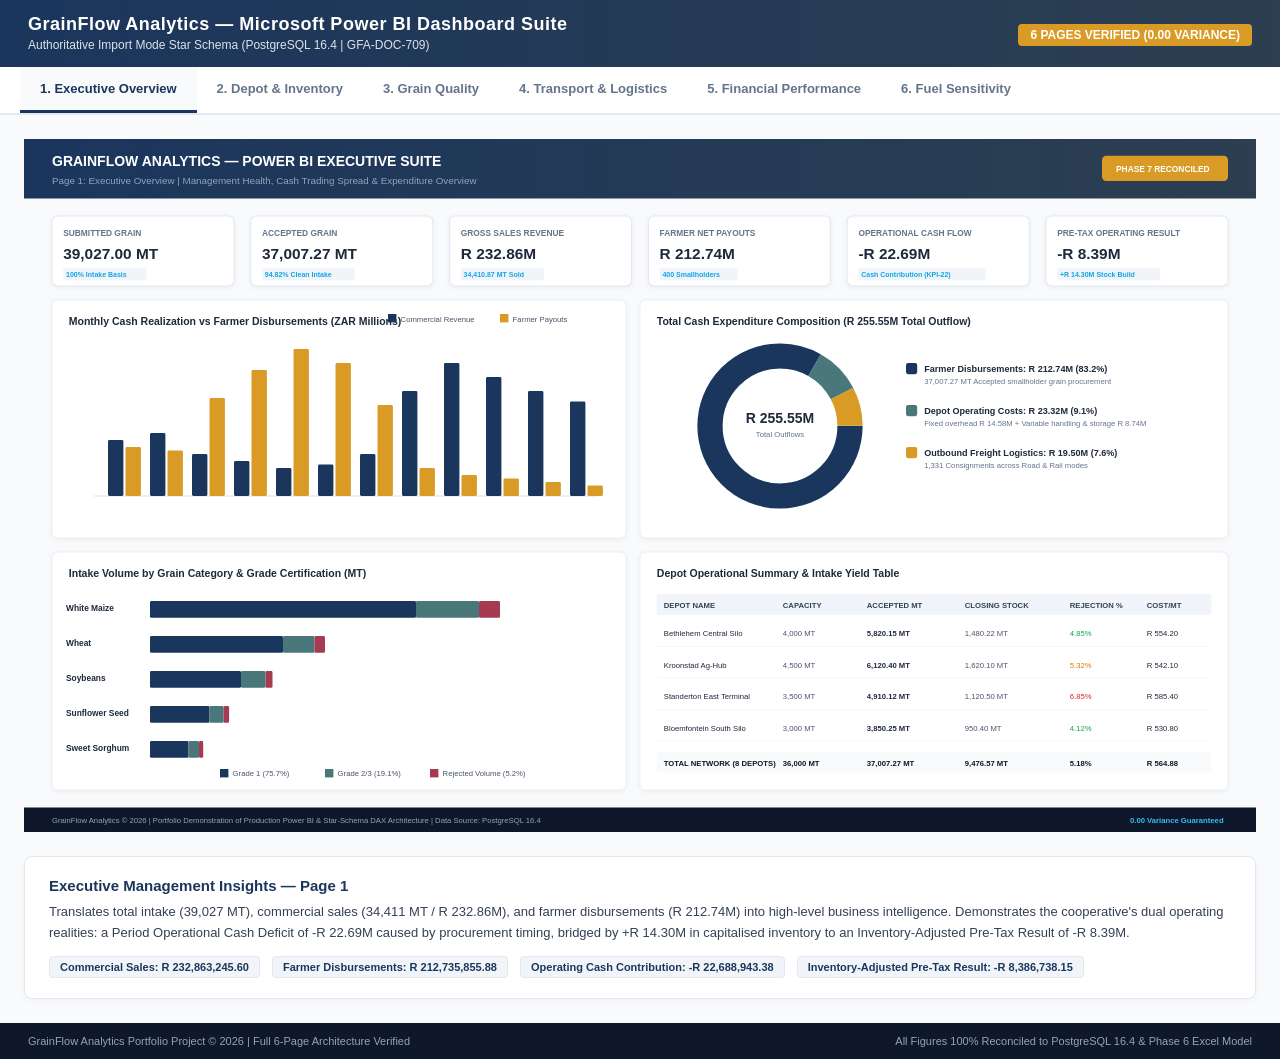
<file: assets/images/projects/grainflow-analytics/grainflow_dashboard.html>
<!DOCTYPE html>
<html lang="en">
<head>
    <meta charset="UTF-8">
    <meta name="viewport" content="width=device-width, initial-scale=1.0">
    <title>GrainFlow Analytics — Microsoft Power BI Dashboard Suite</title>
    <style>
        :root {
            --primary: #1B365D;
            --primary-dark: #0F172A;
            --slate: #4A777A;
            --amber: #D99B26;
            --ruby: #A63A50;
            --bg-canvas: #F8FAFC;
            --card-bg: #FFFFFF;
            --border: #E2E8F0;
            --text-dark: #1E293B;
            --text-muted: #64748B;
        }

        * {
            box-sizing: border-box;
            margin: 0;
            padding: 0;
            font-family: 'Segoe UI', -apple-system, BlinkMacSystemFont, Roboto, sans-serif;
        }

        body {
            background-color: var(--bg-canvas);
            color: var(--text-dark);
            display: flex;
            flex-direction: column;
            min-height: 100vh;
        }

        /* Power BI Header Bar */
        .pbi-header {
            background: linear-gradient(90deg, #1B365D 0%, #2C3E50 100%);
            color: #FFFFFF;
            padding: 14px 28px;
            display: flex;
            align-items: center;
            justify-content: space-between;
            box-shadow: 0 2px 8px rgba(0,0,0,0.15);
        }

        .pbi-header h1 {
            font-size: 18px;
            font-weight: 700;
            letter-spacing: 0.5px;
        }

        .pbi-header .tag {
            background: #D99B26;
            color: #FFFFFF;
            padding: 4px 12px;
            border-radius: 4px;
            font-size: 12px;
            font-weight: 700;
        }

        /* Navigation Bar (Simulates Power BI Page Tabs) */
        .pbi-nav {
            background: #FFFFFF;
            border-bottom: 2px solid var(--border);
            display: flex;
            overflow-x: auto;
            padding: 0 20px;
        }

        .tab-btn {
            background: none;
            border: none;
            border-bottom: 3px solid transparent;
            padding: 14px 20px;
            font-size: 13px;
            font-weight: 600;
            color: var(--text-muted);
            cursor: pointer;
            transition: all 0.2s ease;
            white-space: nowrap;
        }

        .tab-btn:hover {
            color: var(--primary);
            background: #F1F5F9;
        }

        .tab-btn.active {
            color: var(--primary);
            border-bottom-color: var(--primary);
            background: #F8FAFC;
        }

        /* Main Workspace Container */
        .pbi-container {
            flex: 1;
            padding: 24px;
            max-width: 1760px;
            margin: 0 auto;
            width: 100%;
        }

        .page-panel {
            display: none;
        }

        .page-panel.active {
            display: block;
            animation: fadeIn 0.25s ease-in-out;
        }

        @keyframes fadeIn {
            from { opacity: 0; transform: translateY(4px); }
            to { opacity: 1; transform: translateY(0); }
        }

        /* SVG Blueprint Viewer Frame */
        .svg?v=2-frame {
            background: #FFFFFF;
            border-radius: 8px;
            box-shadow: 0 4px 16px rgba(15, 23, 42, 0.08);
            border: 1px solid var(--border);
            overflow: hidden;
            width: 100%;
        }

        .svg?v=2-frame svg {
            width: 100%;
            height: auto;
            display: block;
        }

        /* Details & Insights Card Below Visual */
        .insight-card {
            background: #FFFFFF;
            border-radius: 8px;
            border: 1px solid var(--border);
            margin-top: 20px;
            padding: 20px 24px;
            box-shadow: 0 2px 6px rgba(0,0,0,0.04);
        }

        .insight-card h3 {
            font-size: 15px;
            font-weight: 700;
            color: var(--primary);
            margin-bottom: 8px;
        }

        .insight-card p {
            font-size: 13px;
            color: #334155;
            line-height: 1.6;
        }

        .badge-list {
            display: flex;
            gap: 12px;
            margin-top: 12px;
            flex-wrap: wrap;
        }

        .badge-pill {
            background: #F1F5F9;
            color: var(--primary);
            padding: 4px 10px;
            border-radius: 4px;
            font-size: 11px;
            font-weight: 600;
            border: 1px solid #E2E8F0;
        }

        /* Footer */
        .pbi-footer {
            background: #0F172A;
            color: #94A3B8;
            padding: 12px 28px;
            font-size: 11px;
            display: flex;
            justify-content: space-between;
            align-items: center;
        }
    </style>
</head>
<body>
    <div class="pbi-header">
        <div>
            <h1>GrainFlow Analytics — Microsoft Power BI Dashboard Suite</h1>
            <span style="font-size: 12px; opacity: 0.85;">Authoritative Import Mode Star Schema (PostgreSQL 16.4 | GFA-DOC-709)</span>
        </div>
        <div>
            <span class="tag">6 PAGES VERIFIED (0.00 VARIANCE)</span>
        </div>
    </div>

    <!-- Power BI Page Navigation Tabs -->
    <div class="pbi-nav">
        <button class="tab-btn active" onclick="switchPage(1)">1. Executive Overview</button>
        <button class="tab-btn" onclick="switchPage(2)">2. Depot &amp; Inventory</button>
        <button class="tab-btn" onclick="switchPage(3)">3. Grain Quality</button>
        <button class="tab-btn" onclick="switchPage(4)">4. Transport &amp; Logistics</button>
        <button class="tab-btn" onclick="switchPage(5)">5. Financial Performance</button>
        <button class="tab-btn" onclick="switchPage(6)">6. Fuel Sensitivity</button>
    </div>

    <div class="pbi-container">
        <!-- Page 1: Executive Overview -->
        <div id="page-1" class="page-panel active">
            <div class="svg-frame">
                <img src="page1_executive_overview.svg?v=2" style="width:100%; height:auto;" alt="Page 1: Executive Overview"/>
            </div>
            <div class="insight-card">
                <h3>Executive Management Insights — Page 1</h3>
                <p>Translates total intake (39,027 MT), commercial sales (34,411 MT / R 232.86M), and farmer disbursements (R 212.74M) into high-level business intelligence. Demonstrates the cooperative's dual operating realities: a Period Operational Cash Deficit of -R 22.69M caused by procurement timing, bridged by +R 14.30M in capitalised inventory to an Inventory-Adjusted Pre-Tax Result of -R 8.39M.</p>
                <div class="badge-list">
                    <span class="badge-pill">Commercial Sales: R 232,863,245.60</span>
                    <span class="badge-pill">Farmer Disbursements: R 212,735,855.88</span>
                    <span class="badge-pill">Operating Cash Contribution: -R 22,688,943.38</span>
                    <span class="badge-pill">Inventory-Adjusted Pre-Tax Result: -R 8,386,738.15</span>
                </div>
            </div>
        </div>

        <!-- Page 2: Depot & Inventory -->
        <div id="page-2" class="page-panel">
            <div class="svg-frame">
                <img src="page2_depot_and_inventory.svg?v=2" style="width:100%; height:auto;" alt="Page 2: Depot & Inventory"/>
            </div>
            <div class="insight-card">
                <h3>Depot &amp; Storage Operational Insights — Page 2</h3>
                <p>Answers Management Question 1: Evaluates the 36,000 MT network across 8 regional depots. Highlights peak single-depot congestion at DEP-03 Lichtenburg (93.44%), DEP-01 Bethlehem (92.11%), and DEP-05 Ermelo (91.34%), with 53 critical depot-days (&gt;=90%) and 149 warning depot-days (&gt;=80%). Synchronous network peak stock reached 26,498.38 MT (73.61% capacity) in June. Physical in-depot storage loss totaled 215.70 MT (0.487% of handled grain).</p>
                <div class="badge-list">
                    <span class="badge-pill">Total Silo Capacity: 36,000 MT (8 Depots)</span>
                    <span class="badge-pill">Highest Peak: DEP-03 Lichtenburg (93.44%)</span>
                    <span class="badge-pill">Critical Capacity Breaches: 53 Depot-Days</span>
                    <span class="badge-pill">Day 365 Closing: 9,476.57 MT (26.32%)</span>
                    <span class="badge-pill">Depot Storage Loss: 215.70 MT (R 1.52M Proxy)</span>
                </div>
            </div>
        </div>

        <!-- Page 3: Grain Quality -->
        <div id="page-3" class="page-panel">
            <div class="svg-frame">
                <img src="page3_grain_quality.svg?v=2" style="width:100%; height:auto;" alt="Page 3: Grain Quality"/>
            </div>
            <div class="insight-card">
                <h3>Grain Quality &amp; Agronomic Downgrade Insights — Page 3</h3>
                <p>Answers Management Questions 2 &amp; 3: Identifies DST-13 (Thabo Mofutsanyane) as the highest rejection district at 11.20% volume rejection. Rejection is strongly correlated with harvest moisture breaches exceeding the 14.0% safe storage threshold (triggering 57.3% of non-Grade-1 limiting downgrades). Total farmer quality downgrade loss is R 8,400,432.67 (R 4.76M driven by moisture). Multi-breach analysis reveals 351 delivery lots experienced overlapping defects (explaining the 110.12% sum of individual breach incidence rates).</p>
                <div class="badge-list">
                    <span class="badge-pill">Volume Rejection Rate: 5.18% (2,019.73 MT)</span>
                    <span class="badge-pill">Any-Rejection Rate: 8.57% (257 Lots)</span>
                    <span class="badge-pill">Farmer Downgrade Loss: R 8,400,432.67</span>
                    <span class="badge-pill">Overlapping Breaches: 351 Lots (110.12% Gross Incidence)</span>
                </div>
            </div>
        </div>

        <!-- Page 4: Transport & Logistics -->
        <div id="page-4" class="page-panel">
            <div class="svg-frame">
                <img src="page4_transport_and_logistics.svg?v=2" style="width:100%; height:auto;" alt="Page 4: Transport & Logistics"/>
            </div>
            <div class="insight-card">
                <h3>Logistics &amp; Transport Efficiency Insights — Page 4</h3>
                <p>Answers Management Questions 4 &amp; 5: Proves Bulk Rail (TRN-RAIL) is the most cost-effective mode at R 1.0829 / MT-km (31.6% cheaper than Heavy Road TRN-HBL at R 1.5829 / MT-km). Heavy Road carries 54.1% of tonnage and absorbs 54.2% of fuel costs. Total physical supply-chain shrinkage is 320.33 MT (215.70 MT storage + 104.63 MT transit), with an approved combined economic loss proxy of R 2,222,447.99.</p>
                <div class="badge-list">
                    <span class="badge-pill">Outbound Freight: R 19,497,146.29</span>
                    <span class="badge-pill">Unit Task Cost: R 1.5363 / MT-km</span>
                    <span class="badge-pill">Total Shrinkage: 320.33 MT</span>
                    <span class="badge-pill">Combined Shrinkage Proxy: R 2,222,447.99 (Phase 6 Benchmark)</span>
                </div>
            </div>
        </div>

        <!-- Page 5: Financial Performance -->
        <div id="page-5" class="page-panel">
            <div class="svg-frame">
                <img src="page5_financial_performance.svg?v=2" style="width:100%; height:auto;" alt="Page 5: Financial Performance"/>
            </div>
            <div class="insight-card">
                <h3>Financial Performance &amp; CVP Break-Even Insights — Page 5</h3>
                <p>Reconciles the cooperative's operating performance in accordance with Gate B decisions (GB-01 through GB-05). Explains the linear break-even requirement (81,009.08 MT) vs actual sales volume (34,410.87 MT), revealing that fixed depot overhead (R 14.58M) requires greater operational scale. Details working capital timing: tracking the peak seasonal operational cash deficit of -R 123.91M at end of July.</p>
                <div class="badge-list">
                    <span class="badge-pill">Accrual Gross Margin: R 34,429,594.95 (14.79%)</span>
                    <span class="badge-pill">Fixed Depot Overhead: R 14,580,000.00</span>
                    <span class="badge-pill">Linear Break-Even Sold Volume: 81,009.08 MT</span>
                    <span class="badge-pill">Max Cumulative Cash Drain: -R 123,907,935.64 (July)</span>
                </div>
            </div>
        </div>

        <!-- Page 6: Fuel Sensitivity -->
        <div id="page-6" class="page-panel">
            <div class="svg-frame">
                <img src="page6_fuel_sensitivity.svg?v=2" style="width:100%; height:auto;" alt="Page 6: Fuel Sensitivity"/>
            </div>
            <div class="insight-card">
                <h3>Fuel Sensitivity &amp; Management Mitigation Insights — Page 6</h3>
                <p>Answers Management Question 6: A +15% fuel price shock adds +R 1,322,271.99 to freight expenditure under Canonical Aggregate Method A (R 10.14M shocked fuel), widening pre-tax loss to -R 9.71M. Compares mitigations: Option M1 recovers 100% via a +R 38.43/MT buyer surcharge protecting farmers; Option M3 saves R 445,518.96 (33.7% of shock) via 20% long-haul road-to-rail modal shift.</p>
                <div class="badge-list">
                    <span class="badge-pill">+15% Shock Increase: +R 1,322,271.99 (Method A)</span>
                    <span class="badge-pill">Shocked Freight Total: R 20,819,418.28</span>
                    <span class="badge-pill">Option M1 Surcharge: +R 38.43 / received MT</span>
                    <span class="badge-pill">Option M3 Rail Saving: R 445,518.96 (20% Modal Shift)</span>
                </div>
            </div>
        </div>
    </div>

    <div class="pbi-footer">
        <div>GrainFlow Analytics Portfolio Project © 2026 | Full 6-Page Architecture Verified</div>
        <div>All Figures 100% Reconciled to PostgreSQL 16.4 &amp; Phase 6 Excel Model</div>
    </div>

    <script>
        function switchPage(pageNum) {
            document.querySelectorAll('.page-panel').forEach(p => p.classList.remove('active'));
            document.querySelectorAll('.tab-btn').forEach(b => b.classList.remove('active'));
            document.getElementById('page-' + pageNum).classList.add('active');
            event.target.classList.add('active');
        }
    </script>
</body>
</html>
</file>
<file: assets/css/styles.css>
/* ------------------------------------------------------------------
   Kundai Nelly Semu — Data Science & Analytics Portfolio
   Static semantic HTML5, CSS3 design tokens, zero external frameworks.
   ------------------------------------------------------------------ */
:root{
  --paper:      #FBFAF7;
  --panel:      #FFFFFF;
  --inset:      #F2F1EC;
  --rule:       #DDDCD3;
  --rule-2:     #C9C8BD;
  --ink:        #14181C;
  --ink-2:      #454C53;
  --ink-3:      #636970;   /* >4.8:1 contrast on --paper */
  --accent:     #1B6B4A;
  --accent-2:   #12503A;
  --wash:       #EAF2ED;
  --blue:       #24557E;
  --amber:      #8A6415;
  --amber-wash: #F5EEDC;
  --red:        #A8352B;
  --red-wash:   #F6E9E7;

  --page: min(1100px, 90vw);
  --ease: cubic-bezier(.2,.7,.3,1);
}

[data-theme="dark"]{
  --paper:      #14181C;
  --panel:      #1B2026;
  --inset:      #21272E;
  --rule:       #2C333B;
  --rule-2:     #3A424B;
  --ink:        #E9EBEC;
  --ink-2:      #B4BBC1;
  --ink-3:      #8E959C;
  --accent:     #55C596;
  --accent-2:   #7BD8B1;
  --wash:       #1C2B26;
  --blue:       #79B4E4;
  --amber:      #D8A64A;
  --amber-wash: #2A2419;
  --red:        #E1786C;
  --red-wash:   #2C1E1D;
}

*,*::before,*::after{ box-sizing:border-box; }
html{ scroll-behavior:smooth; scroll-padding-top:80px; }
body{
  margin:0;
  background:var(--paper);
  color:var(--ink);
  font-family:'IBM Plex Sans', -apple-system, BlinkMacSystemFont, 'Segoe UI', Roboto, sans-serif;
  font-size:16px;
  line-height:1.62;
  -webkit-font-smoothing:antialiased;
  overflow-x:hidden;
}
body.locked{ overflow:hidden; }

/* Coherent Typographic System (IBM Plex Sans + IBM Plex Mono) */
h1,h2,h3,h4{
  font-family:'IBM Plex Sans', -apple-system, BlinkMacSystemFont, sans-serif;
  color:var(--ink);
  margin:0;
  letter-spacing:-0.015em;
}
/* Hero heading: 44-52px desktop */
h1{
  font-size:clamp(2rem, 1.45rem + 2.2vw, 3.1rem);
  font-weight:600;
  line-height:1.16;
}
/* Section & Page heading: 26-36px desktop */
h2{
  font-size:clamp(1.5rem, 1.25rem + 0.9vw, 2.05rem);
  font-weight:600;
  line-height:1.22;
}
/* Project heading: 21-25px desktop */
h3{
  font-size:clamp(1.18rem, 1.08rem + 0.35vw, 1.42rem);
  font-weight:600;
  line-height:1.3;
}
h4{
  font-size:0.95rem;
  font-weight:600;
  line-height:1.4;
}
p{ margin:0 0 1rem; }
a{ color:inherit; }
ul{ margin:0; padding:0; list-style:none; }
code, .mono{ font-family:'IBM Plex Mono', ui-monospace, monospace; font-size:0.88em; }

::selection{ background:var(--accent); color:#fff; }
:focus-visible{ outline:2px solid var(--accent); outline-offset:2px; }

/* Icons */
.i{
  width:1.05em; height:1.05em; flex:none; vertical-align:-.16em;
  stroke:currentColor; fill:none; stroke-width:2; stroke-linecap:round; stroke-linejoin:round;
  transition:transform .18s var(--ease), opacity .18s var(--ease);
}
.i--sm{ width:.92em; height:.92em; }

/* Tabular figures everywhere numbers align */
code, .mono, .work__n, .sec__head .n, .work__meta, .card-facts dt, .edu__meta, .exp__meta,
table.res td, table.res th, .facts small, .rank em, .contrib__row em, .fig__label,
.runner__bar, .fcell input[type=number], .fcell select, .threshold output,
.subnum, .deep__kick, .badge-meta{
  font-variant-numeric:tabular-nums slashed-zero;
  font-feature-settings:"tnum" 1, "zero" 1;
}
.facts b, .bignum, .gauge__num{
  font-variant-numeric:tabular-nums;
  font-feature-settings:"tnum" 1;
}

.skip{
  position:absolute; left:-9999px; top:0; z-index:200;
  background:var(--ink); color:var(--paper); padding:.7rem 1.1rem;
  font-size:.88rem; text-decoration:none; border-radius:0 0 3px 0;
}
.skip:focus{ left:0; }

.page{ width:var(--page); margin-inline:auto; }
.rule{ border:0; border-top:1px solid var(--rule); margin:0; }
.measure{ max-width:65ch; }
.dim{ color:var(--ink-2); }
.tiny{ font-size:.8rem; }

/* --- Masthead / Navigation ------------------------------------ */
.top{
  position:sticky; top:0; z-index:40; background:var(--paper);
  border-bottom:1px solid var(--rule); transition:border-color .2s var(--ease);
}
.top__in{
  display:flex; align-items:center; justify-content:space-between;
  gap:1.5rem; padding:1rem 0; flex-wrap:wrap;
}
.top__name{
  font-weight:600; font-size:1.02rem; text-decoration:none;
  display:inline-flex; align-items:baseline; gap:.55rem;
}
.top__name span{
  color:var(--ink-3); font-family:'IBM Plex Mono',monospace;
  font-size:.76rem; font-weight:400;
}
.top nav{
  display:flex; gap:1.35rem; align-items:center; flex-wrap:wrap;
}
.top nav a{
  font-size:.88rem; color:var(--ink-2); text-decoration:none;
  border-bottom:2px solid transparent; padding-bottom:2px;
  transition:color .15s var(--ease), border-color .15s var(--ease);
}
.top nav a:hover, .top nav a.here{
  color:var(--ink); border-bottom-color:var(--accent);
}
.top nav a.nav-cv{
  font-family:'IBM Plex Mono',monospace; font-size:.76rem; font-weight:500;
  color:var(--accent); background:var(--wash);
  border:1px solid color-mix(in srgb, var(--accent) 32%, var(--rule-2));
  border-radius:3px; padding:.24rem .55rem;
  display:inline-flex; align-items:center; gap:.32rem;
}
.top nav a.nav-cv:hover{
  background:var(--accent); color:#FFFFFF; border-color:var(--accent);
}
.themebtn{
  background:var(--panel); border:1px solid var(--rule-2); border-radius:3px;
  cursor:pointer; padding:.28rem .6rem;
  font-family:'IBM Plex Mono',monospace; font-size:.75rem; color:var(--ink-2);
  display:inline-flex; align-items:center; gap:.35rem;
}
.themebtn:hover{ color:var(--accent); border-color:var(--accent); }

/* --- Hero Section --------------------------------------------- */
.intro{
  padding:clamp(2.8rem, 6vw, 4.8rem) 0 clamp(2.5rem, 5vw, 4.2rem);
}
.intro__grid{
  display:grid; grid-template-columns:1.55fr 1fr;
  gap:clamp(2rem, 5vw, 4.2rem); align-items:start;
}
.intro__eyebrow{
  font-family:'IBM Plex Mono',monospace; font-size:.78rem;
  color:var(--accent); font-weight:500; margin-bottom:.75rem;
  display:block;
}
.intro h1{ margin-bottom:1.15rem; }
.intro__lead{
  color:var(--ink); font-size:1.08rem; font-weight:500;
  margin-bottom:.95rem; max-width:62ch;
}
.intro p{
  color:var(--ink-2); font-size:.98rem; max-width:62ch;
}
.intro__actions{
  display:flex; flex-wrap:wrap; gap:.75rem; margin-top:1.5rem;
}
.btn{
  display:inline-flex; align-items:center; gap:.45rem;
  font-family:'IBM Plex Sans',sans-serif; font-size:.88rem; font-weight:500;
  padding:.58rem 1.05rem; border-radius:3px; text-decoration:none;
  border:1px solid var(--rule-2); background:var(--panel); color:var(--ink);
  cursor:pointer; transition:all .16s var(--ease);
}
.btn:hover{ border-color:var(--accent); color:var(--accent); }
.btn--primary{
  background:var(--accent); border-color:var(--accent); color:#FFFFFF;
}
.btn--primary:hover{
  background:var(--accent-2); border-color:var(--accent-2); color:#FFFFFF;
}

.card-facts{
  border:1px solid var(--rule-2);
  border-top:2px solid var(--ink);
  background:var(--panel);
  padding:1.25rem 1.35rem;
  border-radius:0 0 3px 3px;
}
.card-facts__title{
  font-family:'IBM Plex Mono',monospace; font-size:.75rem;
  color:var(--ink-3); margin-bottom:.85rem; font-weight:500;
}
.card-facts dl{
  margin:0; display:grid; grid-template-columns:7.2rem 1fr;
  gap:.55rem .9rem; font-size:.86rem;
}
.card-facts dt{
  font-family:'IBM Plex Mono',monospace; font-size:.75rem;
  color:var(--ink-3); padding-top:.1rem;
}
.card-facts dd{ margin:0; color:var(--ink-2); font-weight:400; }
.card-facts dd strong{ color:var(--ink); font-weight:600; }
.card-facts a{
  color:var(--ink); text-decoration:underline;
  text-decoration-color:var(--rule-2); text-underline-offset:3px;
}
.card-facts a:hover{ color:var(--accent); text-decoration-color:var(--accent); }

/* --- Section Layout (64-88px desktop, 40-56px mobile) --------- */
.sec{
  padding:clamp(2.75rem, 5.5vw, 4.75rem) 0;
  border-top:1px solid var(--rule);
}
.sec__head{
  display:flex; align-items:baseline; gap:.85rem; margin-bottom:1.35rem;
}
.sec__head .n{
  font-family:'IBM Plex Mono',monospace; font-size:.78rem; color:var(--ink-3);
}
.sec__note{
  color:var(--ink-2); max-width:66ch; margin-top:-.35rem; margin-bottom:1.85rem;
  font-size:.96rem;
}

/* --- Featured Flagship Projects ------------------------------- */
.filterbar{
  display:flex; flex-wrap:wrap; gap:1rem; margin-bottom:1.4rem;
  font-family:'IBM Plex Mono',monospace; font-size:.78rem;
}
.filterbar button{
  background:none; border:0; padding:0 0 3px; cursor:pointer; color:var(--ink-3);
  font:inherit; border-bottom:2px solid transparent;
}
.filterbar button:hover{ color:var(--ink); }
.filterbar button.on{ color:var(--ink); border-bottom-color:var(--accent); font-weight:500; }

.projects-grid{
  display:grid; grid-template-columns:1fr; gap:1.25rem;
}
.pcard{
  border:1px solid var(--rule-2);
  background:var(--panel);
  border-radius:3px;
  padding:clamp(1.2rem, 2.5vw, 1.65rem);
  display:grid;
  grid-template-columns:2.4rem 1fr auto;
  gap:1.25rem;
  align-items:start;
  transition:border-color .18s var(--ease);
}
.pcard:hover{ border-color:var(--accent); }
.pcard.off{ display:none; }
.pcard__n{
  font-family:'IBM Plex Mono',monospace; font-size:.8rem;
  color:var(--ink-3); padding-top:.2rem;
}
.pcard__body{ min-width:0; }
.pcard__head{
  display:flex; flex-wrap:wrap; align-items:baseline; gap:.5rem .9rem;
  margin-bottom:.45rem;
}
.pcard__tag{
  font-family:'IBM Plex Mono',monospace; font-size:.73rem;
  color:var(--accent); background:var(--wash);
  padding:.14rem .48rem; border-radius:2px;
}
.pcard__desc{
  color:var(--ink-2); font-size:.94rem; margin-bottom:.65rem; max-width:68ch;
}
.pcard__obj{
  color:var(--ink-2); font-size:.88rem; margin-bottom:.85rem; max-width:68ch;
  padding-left:.75rem; border-left:2px solid var(--rule-2);
}
.pcard__obj strong{ color:var(--ink); font-weight:600; }
.pcard__meta{
  font-family:'IBM Plex Mono',monospace; font-size:.75rem; color:var(--ink-3);
  display:flex; flex-wrap:wrap; gap:.35rem .85rem; margin-bottom:.95rem;
}
.pcard__meta b{ font-weight:500; color:var(--accent); }
.pcard__links{
  display:flex; flex-wrap:wrap; gap:.6rem; align-items:center;
}
.pcard__action{
  align-self:start;
}
.btn--sm{
  font-size:.8rem; padding:.42rem .8rem;
  font-family:'IBM Plex Mono',monospace;
}

/* --- Technical Skills Grid ------------------------------------ */
.skills-grid{
  display:grid; grid-template-columns:repeat(auto-fit, minmax(290px, 1fr));
  gap:1.15rem;
}
.skill-box{
  border:1px solid var(--rule);
  background:var(--panel);
  padding:1.2rem 1.3rem;
  border-radius:3px;
}
.skill-box h3{
  font-size:1.02rem; margin-bottom:.35rem;
}
.skill-box__sub{
  font-family:'IBM Plex Mono',monospace; font-size:.73rem;
  color:var(--ink-3); margin-bottom:.75rem; display:block;
}
.skill-box ul{
  display:grid; gap:.42rem; font-size:.89rem; color:var(--ink-2);
}
.skill-box li{
  position:relative; padding-left:.9rem;
}
.skill-box li::before{
  content:""; position:absolute; left:0; top:.6em;
  width:4px; height:4px; border-radius:50%; background:var(--accent);
}
.skill-box li strong{ color:var(--ink); font-weight:500; }

/* --- Education & Credentials ---------------------------------- */
.edu-list{
  border-top:1px solid var(--rule);
}
.edu-item{
  display:grid; grid-template-columns:13rem 1fr; gap:1.5rem;
  padding:1.45rem 0; border-bottom:1px solid var(--rule);
}
.edu__meta{
  font-family:'IBM Plex Mono',monospace; font-size:.78rem; color:var(--ink-3);
  padding-top:.18rem;
}
.edu__body h3{ font-size:1.1rem; margin-bottom:.2rem; }
.edu__inst{ color:var(--ink-2); font-size:.92rem; font-weight:500; margin-bottom:.5rem; }
.edu__desc{ color:var(--ink-2); font-size:.92rem; margin:0; max-width:65ch; }

/* --- Professional Experience (Restrained & Supporting) -------- */
.exp-list{
  border-top:1px solid var(--rule);
}
.exp-item{
  display:grid; grid-template-columns:13rem 1fr; gap:1.5rem;
  padding:1.25rem 0; border-bottom:1px solid var(--rule);
}
.exp-item--primary{
  background:color-mix(in srgb, var(--inset) 55%, transparent);
  padding:1.25rem 1rem;
  border-left:2px solid var(--accent);
  border-radius:0 2px 2px 0;
}
.exp__meta{
  font-family:'IBM Plex Mono',monospace; font-size:.76rem; color:var(--ink-3);
  padding-top:.15rem; line-height:1.45;
}
.exp__badge{
  display:inline-block; margin-top:.35rem;
  font-family:'IBM Plex Mono',monospace; font-size:.69rem;
  color:var(--accent); background:var(--wash);
  padding:.1rem .42rem; border-radius:2px;
}
.exp__body h3{
  font-size:1.04rem; font-weight:600; margin-bottom:.15rem;
}
.exp__org{
  color:var(--ink-2); font-size:.88rem; font-weight:500; margin-bottom:.45rem;
}
.exp__desc{
  color:var(--ink-2); font-size:.9rem; margin:0 0 .45rem; max-width:66ch;
}
.exp__bullets{
  display:grid; gap:.3rem; font-size:.89rem; color:var(--ink-2); max-width:66ch;
}
.exp__bullets li{
  position:relative; padding-left:.85rem;
}
.exp__bullets li::before{
  content:""; position:absolute; left:0; top:.58em;
  width:4px; height:4px; border-radius:50%; background:var(--rule-2);
}
.exp-item--primary .exp__bullets li::before{
  background:var(--accent);
}

/* --- About Section -------------------------------------------- */
.cols{
  display:grid; grid-template-columns:1fr 1fr;
  gap:clamp(1.5rem, 4vw, 3.2rem);
}
.cols p{ color:var(--ink-2); font-size:.96rem; }
.cols p:last-child{ margin-bottom:0; }
.cols strong{ color:var(--ink); font-weight:600; }

/* --- Dedicated CV Download Section ---------------------------- */
.cv-banner{
  border:1px solid var(--rule-2);
  border-left:3px solid var(--accent);
  background:var(--panel);
  border-radius:0 3px 3px 0;
  padding:clamp(1.2rem, 2.5vw, 1.6rem);
  display:flex;
  align-items:center;
  justify-content:space-between;
  gap:1.5rem;
  flex-wrap:wrap;
}
.cv-banner__body{
  flex:1 1 420px;
  min-width:0;
}
.cv-banner__text{
  color:var(--ink-2);
  font-size:.96rem;
  margin:0 0 .7rem;
  max-width:66ch;
}
.cv-banner__meta{
  font-family:'IBM Plex Mono',monospace;
  font-size:.75rem;
  color:var(--ink-3);
  display:flex;
  flex-wrap:wrap;
  align-items:center;
  gap:.4rem .75rem;
}
.cv-badge{
  color:var(--accent);
  background:var(--wash);
  padding:.14rem .48rem;
  border-radius:2px;
  font-weight:500;
}
.cv-banner__action{
  flex:0 0 auto;
}

/* --- Contact & Colophon --------------------------------------- */
.contact__grid{
  display:grid; grid-template-columns:1.25fr 1fr;
  gap:clamp(1.6rem, 4vw, 3.4rem); align-items:start;
}
.lines{ display:grid; gap:.1rem; }
.lines a, .lines button{
  display:flex; justify-content:space-between; gap:1rem; align-items:baseline;
  padding:.75rem 0; border-bottom:1px solid var(--rule);
  font:inherit; font-size:.92rem; background:none; border-left:0; border-right:0; border-top:0;
  color:var(--ink); text-decoration:none; cursor:pointer; text-align:left; width:100%;
}
.lines a:first-child, .lines button:first-child{ border-top:1px solid var(--rule); }
.lines span{
  font-family:'IBM Plex Mono',monospace; font-size:.75rem; color:var(--ink-3);
  display:inline-flex; align-items:center; gap:.4rem; flex-shrink:0;
}
.lines a:hover, .lines button:hover{ color:var(--accent); }
.lines a:hover .i, .lines button:hover .i{ transform:translateX(2px); }

.colophon{
  padding:2.2rem 0 3rem; border-top:1px solid var(--rule);
  color:var(--ink-3); font-size:.82rem;
}
.colophon p{ max-width:74ch; margin-bottom:.45rem; }
.colophon a{ color:var(--ink-2); }

/* --- Toast ---------------------------------------------------- */
.toast{
  position:fixed; left:50%; bottom:1.6rem; transform:translate(-50%,150%);
  background:var(--ink); color:var(--paper); padding:.6rem 1.1rem; border-radius:3px;
  font-size:.85rem; z-index:120; transition:transform .3s var(--ease);
}
.toast.up{ transform:translate(-50%,0); }

/* ==================================================================
   CASE STUDY MODAL / DEEP DIVE SHEET
   ================================================================== */
.veil{
  position:fixed; inset:0; z-index:100; display:grid; place-items:center;
  padding:clamp(.5rem, 2.5vw, 1.75rem);
  background:color-mix(in srgb, var(--ink) 48%, transparent);
  backdrop-filter:blur(3px); -webkit-backdrop-filter:blur(3px);
  opacity:0; visibility:hidden; transition:opacity .2s var(--ease), visibility .2s var(--ease);
}
.veil.open{ opacity:1; visibility:visible; }
.sheet{
  position:relative; width:min(1020px, 100%); max-height:92vh;
  display:flex; flex-direction:column;
  background:var(--paper); border:1px solid var(--rule-2); border-radius:4px;
  box-shadow:0 24px 70px -24px rgba(0,0,0,.38);
}
.sheet__nav{
  position:sticky; top:0; z-index:3; display:flex; align-items:center; gap:.6rem;
  padding:.75rem 1.15rem; border-bottom:1px solid var(--rule); background:var(--paper);
  border-radius:4px 4px 0 0;
}
.sheet__nav .t{
  flex:1; font-family:'IBM Plex Mono',monospace; font-size:.76rem;
  color:var(--ink-2); overflow:hidden; text-overflow:ellipsis; white-space:nowrap;
}
.sheet__nav button{
  width:32px; height:32px; display:grid; place-items:center; cursor:pointer;
  background:var(--panel); border:1px solid var(--rule-2); border-radius:3px; color:var(--ink-2);
  font-family:'IBM Plex Mono',monospace; font-size:.8rem; line-height:1;
}
.sheet__nav button:hover{ border-color:var(--accent); color:var(--accent); }
#closeBtn:hover{ border-color:var(--red); color:var(--red); }
.sheet__body{ overflow-y:auto; overscroll-behavior:contain; }
.sheet__body::-webkit-scrollbar{ width:9px; }
.sheet__body::-webkit-scrollbar-thumb{ background:var(--rule-2); border-radius:9px; border:3px solid var(--paper); }
.deep[hidden]{ display:none; }

.deep__top{
  padding:clamp(1.4rem, 3.5vw, 2.2rem) clamp(1.2rem, 3.5vw, 2.2rem) 1.3rem;
}
.deep__kick{
  font-family:'IBM Plex Mono',monospace; font-size:.75rem;
  color:var(--ink-3); margin-bottom:.6rem;
}
.deep__kick b{ color:var(--accent); font-weight:500; }
.deep__top h2{ margin-bottom:.75rem; }
.deep__top p{ color:var(--ink-2); max-width:72ch; font-size:.96rem; }
.deep__links{
  display:flex; flex-wrap:wrap; gap:.65rem; margin-top:1rem;
}

.facts{
  display:grid; grid-template-columns:repeat(auto-fit, minmax(150px, 1fr));
  border-top:1px solid var(--rule); border-bottom:1px solid var(--rule);
  background:var(--panel);
}
.facts div{
  padding:.95rem 1.25rem; border-right:1px solid var(--rule);
}
.facts div:last-child{ border-right:0; }
.facts b{
  display:block; font-size:1.25rem; font-weight:600; color:var(--ink);
}
.facts small{
  font-family:'IBM Plex Mono',monospace; font-size:.72rem; color:var(--ink-3);
}

.deep__body-in{ padding:clamp(1.4rem, 3.5vw, 2.2rem); }

/* Case study structured sections */
.cs-grid{
  display:grid; grid-template-columns:1fr 1fr; gap:1.25rem; margin-bottom:2rem;
}
.cs-box{
  border:1px solid var(--rule); background:var(--panel);
  padding:1.1rem 1.25rem; border-radius:3px;
}
.cs-box h3{
  font-size:.98rem; margin-bottom:.5rem; color:var(--ink);
}
.cs-box p, .cs-box ul{
  font-size:.9rem; color:var(--ink-2); margin:0;
}
.cs-box ul{ display:grid; gap:.35rem; }
.cs-box li{ position:relative; padding-left:.85rem; }
.cs-box li::before{
  content:""; position:absolute; left:0; top:.55em;
  width:4px; height:4px; border-radius:50%; background:var(--accent);
}

.part{ margin-bottom:2.3rem; }
.part:last-child{ margin-bottom:0; }
.part > h3{
  margin-bottom:.65rem; padding-bottom:.35rem;
  border-bottom:1px solid var(--rule);
}
.part > p{ color:var(--ink-2); max-width:74ch; font-size:.94rem; }
.part ul.bullet-list{
  display:grid; gap:.45rem; margin:.6rem 0 1rem; max-width:74ch;
  color:var(--ink-2); font-size:.93rem;
}
.part ul.bullet-list li{
  position:relative; padding-left:1rem;
}
.part ul.bullet-list li::before{
  content:""; position:absolute; left:0; top:.58em;
  width:5px; height:5px; border-radius:50%; background:var(--accent);
}
.part ul.bullet-list strong{ color:var(--ink); font-weight:600; }

/* Figures & Visual Evidence */
figure.fig{ margin:0 0 1.5rem; position:relative; }
.fig__zoom{
  position:absolute; top:2.1rem; right:.6rem; width:28px; height:28px;
  display:grid; place-items:center; cursor:zoom-in; color:var(--ink-2);
  background:var(--panel); border:1px solid var(--rule-2); border-radius:3px;
  padding:0; font:inherit;
  opacity:.85; transition:opacity .18s var(--ease), color .18s var(--ease);
}
figure.fig:hover .fig__zoom{ opacity:1; }
.fig__zoom:hover{ color:var(--accent); border-color:var(--accent); }
[data-theme="dark"] figure.fig img{
  filter:brightness(.9) saturate(.94); transition:filter .2s var(--ease);
}
[data-theme="dark"] figure.fig:hover img{ filter:none; }

figure.fig img{
  display:block; width:100%; height:auto; cursor:zoom-in;
  border:1px solid var(--rule-2); background:#fff; padding:.35rem;
  border-radius:2px;
}
figure.fig figcaption{
  font-size:.86rem; color:var(--ink-2); margin-top:.55rem; max-width:72ch;
}
figure.fig figcaption b{ color:var(--ink); font-weight:600; }
.fig__label{
  font-family:'IBM Plex Mono',monospace; font-size:.73rem;
  color:var(--ink-3); margin-bottom:.4rem;
}
.figs2{
  display:grid; grid-template-columns:1fr 1fr; gap:1.35rem;
}

/* Tables */
.table-wrap{ overflow-x:auto; margin:.4rem 0 1.1rem; }
table.res{
  width:100%; border-collapse:collapse;
  font-family:'IBM Plex Mono',monospace; font-size:.78rem;
}
table.res th{
  text-align:left; font-weight:500; color:var(--ink-3);
  border-bottom:1px solid var(--rule-2); padding:.48rem .65rem .48rem 0;
  white-space:nowrap;
}
table.res td{
  padding:.48rem .65rem .48rem 0; border-bottom:1px solid var(--rule);
  color:var(--ink-2); vertical-align:top;
}
table.res tr.mark td{ color:var(--accent); font-weight:500; }
table.res td:first-child{
  font-family:'IBM Plex Sans',sans-serif; color:var(--ink); font-weight:500;
}

.aside{
  border-left:3px solid var(--amber); background:var(--amber-wash);
  padding:.9rem 1.15rem; font-size:.89rem; color:var(--ink-2);
  margin:1.1rem 0; border-radius:0 3px 3px 0;
}
.aside b{ color:var(--ink); font-weight:600; }
.aside--green{
  border-left-color:var(--accent); background:var(--wash);
}

/* --- Interactive Model & Scenario Runners --------------------- */
.runner{
  border:1px solid var(--rule-2); background:var(--panel);
  margin-top:1rem; border-radius:3px;
}
.runner__bar{
  display:flex; flex-wrap:wrap; gap:.6rem; align-items:center;
  padding:.7rem 1rem; border-bottom:1px solid var(--rule); background:var(--inset);
  font-family:'IBM Plex Mono',monospace; font-size:.75rem; color:var(--ink-3);
}
.runner__bar .grow{ flex:1 1 auto; }
.runner__bar select{ width:auto; min-width:180px; }
.runner__bar button{
  font-family:'IBM Plex Mono',monospace; font-size:.74rem; cursor:pointer;
  padding:.35rem .7rem; background:var(--panel); border:1px solid var(--rule-2);
  color:var(--ink-2); border-radius:3px;
  display:inline-flex; align-items:center; gap:.35rem;
}
.runner__bar button:hover{ border-color:var(--accent); color:var(--accent); }
.runner__count{ font-size:.72rem; color:var(--ink-3); }

.runner__form{ padding:1.1rem 1.1rem .5rem; display:grid; gap:1.1rem; }
.fgroup{ border:0; margin:0; padding:0; }
.fgroup legend{
  font-family:'IBM Plex Mono',monospace; font-size:.72rem;
  color:var(--ink-3); padding:0 0 .5rem; font-weight:500;
}
.fgrid{
  display:grid; grid-template-columns:repeat(auto-fit, minmax(170px, 1fr));
  gap:.65rem .9rem;
}
.fcell label{
  display:block; font-size:.76rem; color:var(--ink-2); margin-bottom:.22rem;
}
.fcell input[type=number], .fcell select, .runner__bar select{
  width:100%; font-family:'IBM Plex Mono',monospace; font-size:.78rem; color:var(--ink);
  padding:.4rem .5rem; border:1px solid var(--rule-2); background:var(--panel);
  border-radius:3px;
}
.fcell input:focus, .fcell select:focus{ border-color:var(--accent); }
.fcell.derived input{ background:var(--inset); color:var(--ink-3); }
.fcell .hint{
  display:block; font-family:'IBM Plex Mono',monospace;
  font-size:.66rem; color:var(--ink-3); margin-top:.15rem;
}

.runner__out{
  display:grid; grid-template-columns:210px 1fr; gap:1.3rem;
  align-items:center; padding:1.1rem; border-top:1px solid var(--rule);
}
.runner__score{ display:flex; flex-direction:column; align-items:center; text-align:center; }
.runner__side{ display:grid; gap:.8rem; }

.gauge{ width:190px; max-width:100%; }
.gauge__track{ stroke:var(--inset); }
.gauge__value{
  stroke:var(--accent); stroke-linecap:butt;
  stroke-dasharray:100; stroke-dashoffset:100;
  transition:stroke-dashoffset .45s var(--ease), stroke .3s var(--ease);
}
.gauge__num{
  font-family:'IBM Plex Sans',sans-serif; font-size:20px;
  font-weight:600; fill:var(--ink); text-anchor:middle;
}
.gauge__cap{
  font-family:'IBM Plex Mono',monospace; font-size:6.2px;
  fill:var(--ink-3); text-anchor:middle;
}
.bignum{
  font-size:1.75rem; font-weight:600; color:var(--accent); margin:0;
}
.subnum{
  font-family:'IBM Plex Mono',monospace; font-size:.72rem;
  color:var(--ink-3); margin:.25rem 0 .6rem;
}

.verdict{
  padding:.75rem .95rem; border:1px solid var(--rule);
  background:var(--inset); font-size:.9rem; font-weight:500; border-radius:3px;
}
.verdict small{
  display:block; font-weight:400; font-size:.79rem;
  color:var(--ink-2); margin-top:.22rem;
}
.verdict.low{ border-color:var(--accent); background:var(--wash); color:var(--accent-2); }
.verdict.mid{ border-color:var(--amber); background:var(--amber-wash); color:var(--amber); }
.verdict.high{ border-color:var(--red); background:var(--red-wash); color:var(--red); }

.contrib .contrib__h{
  font-family:'IBM Plex Mono',monospace; font-size:.72rem;
  color:var(--ink-3); margin:0 0 .45rem; font-weight:500;
}
.contrib__row{
  display:grid; grid-template-columns:minmax(115px, auto) 1fr auto;
  align-items:center; gap:.55rem; margin-bottom:.3rem; font-size:.76rem;
}
.contrib__row span{ color:var(--ink-2); }
.contrib__row em{ font-family:'IBM Plex Mono',monospace; font-style:normal; font-size:.72rem; }
.contrib__bar{ height:6px; background:var(--inset); display:flex; border-radius:1px; overflow:hidden; }
.contrib__bar i{ display:block; height:100%; }
.contrib__bar i.up{ background:var(--red); }
.contrib__bar i.down{ background:var(--accent); }
.contrib__row.up em{ color:var(--red); }
.contrib__row.down em{ color:var(--accent); }

.threshold{
  display:flex; align-items:center; gap:.7rem;
  font-size:.78rem; color:var(--ink-2);
}
.threshold input[type=range]{ flex:1; }
.threshold output{
  font-family:'IBM Plex Mono',monospace; font-size:.76rem;
  color:var(--accent); font-weight:500;
}

input[type=range]{
  -webkit-appearance:none; appearance:none; height:4px;
  background:var(--rule-2); outline:none; cursor:pointer; border-radius:2px;
}
input[type=range]::-webkit-slider-thumb{
  -webkit-appearance:none; width:14px; height:14px;
  border-radius:50%; background:var(--accent); cursor:pointer;
}
input[type=range]::-moz-range-thumb{
  width:14px; height:14px; border:0;
  border-radius:50%; background:var(--accent); cursor:pointer;
}

.provenance{
  padding:.75rem 1rem; border-top:1px solid var(--rule);
  background:var(--inset); font-size:.78rem; color:var(--ink-3);
}
.provenance b{ color:var(--ink-2); font-weight:500; }

/* --- Lightbox ------------------------------------------------- */
.lightbox{
  position:fixed; inset:0; z-index:130; display:grid; place-items:center;
  padding:clamp(1rem, 4vw, 2.5rem);
  background:rgba(10,12,14,.88); opacity:0; visibility:hidden; cursor:zoom-out;
  transition:opacity .2s var(--ease), visibility .2s var(--ease);
}
.lightbox.open{ opacity:1; visibility:visible; }
.lightbox img{ max-width:100%; max-height:82vh; background:#fff; padding:.45rem; border-radius:3px; }
.lightbox figcaption{
  margin-top:.85rem; color:#E2E5E8; font-size:.85rem;
  text-align:center; max-width:68ch; line-height:1.55;
}
.lightbox figcaption b{
  font-family:'IBM Plex Mono',monospace; font-size:.75rem;
  color:#A3AAB0; font-weight:400;
}

/* --- Responsive Design (1440px, 1024px, 768px, 390px, 320px) -- */
@media (max-width:960px){
  .intro__grid, .cols, .contact__grid, .figs2, .cs-grid{
    grid-template-columns:1fr;
  }
  .edu-item, .exp-item{
    grid-template-columns:1fr; gap:.35rem;
  }
  .exp-item--primary{
    padding:1rem .75rem;
  }
  .pcard{
    grid-template-columns:1.8rem 1fr;
  }
  .pcard__action{
    grid-column:2; justify-self:start; margin-top:.35rem;
  }
  .runner__out{
    grid-template-columns:1fr;
  }
  .facts{
    grid-template-columns:1fr 1fr;
  }
  .facts div:nth-child(2n){ border-right:0; }
  .facts div{ border-bottom:1px solid var(--rule); }
}

@media (max-width:640px){
  .top__in{ gap:.75rem; padding:.85rem 0; }
  .top nav{ gap:.85rem; width:100%; justify-content:space-between; }
  .top nav a{ font-size:.82rem; }
  .pcard{ grid-template-columns:1fr; gap:.6rem; }
  .pcard__n{ padding-top:0; }
  .pcard__action{ grid-column:1; }
  .card-facts dl{ grid-template-columns:1fr; gap:.2rem; }
  .card-facts dt{ margin-top:.45rem; }
  .card-facts dt:first-of-type{ margin-top:0; }
  .facts{ grid-template-columns:1fr; }
  .facts div{ border-right:0; }
  .lines a, .lines button{ flex-direction:column; gap:.25rem; }
  .cv-banner{ flex-direction:column; align-items:flex-start; gap:1rem; }
  .cv-banner__body{ flex-basis:auto; width:100%; }
  .cv-banner__action{ width:100%; }
  .cv-banner__action .btn{ width:100%; justify-content:center; }
}

@media (max-width:380px){
  .page{ width:92vw; }
  .top__name span{ display:none; }
  .btn{ width:100%; justify-content:center; }
  .pcard__links .btn{ width:auto; }
}

@media (prefers-reduced-motion:reduce){
  *{ transition-duration:.01ms !important; animation-duration:.01ms !important; }
  html{ scroll-behavior:auto; }
}

@media print{
  .top,.veil,.lightbox,.toast,.filterbar{ display:none !important; }
  body{ background:#fff; font-size:11pt; }
  .sec{ page-break-inside:avoid; }
}
</file>
